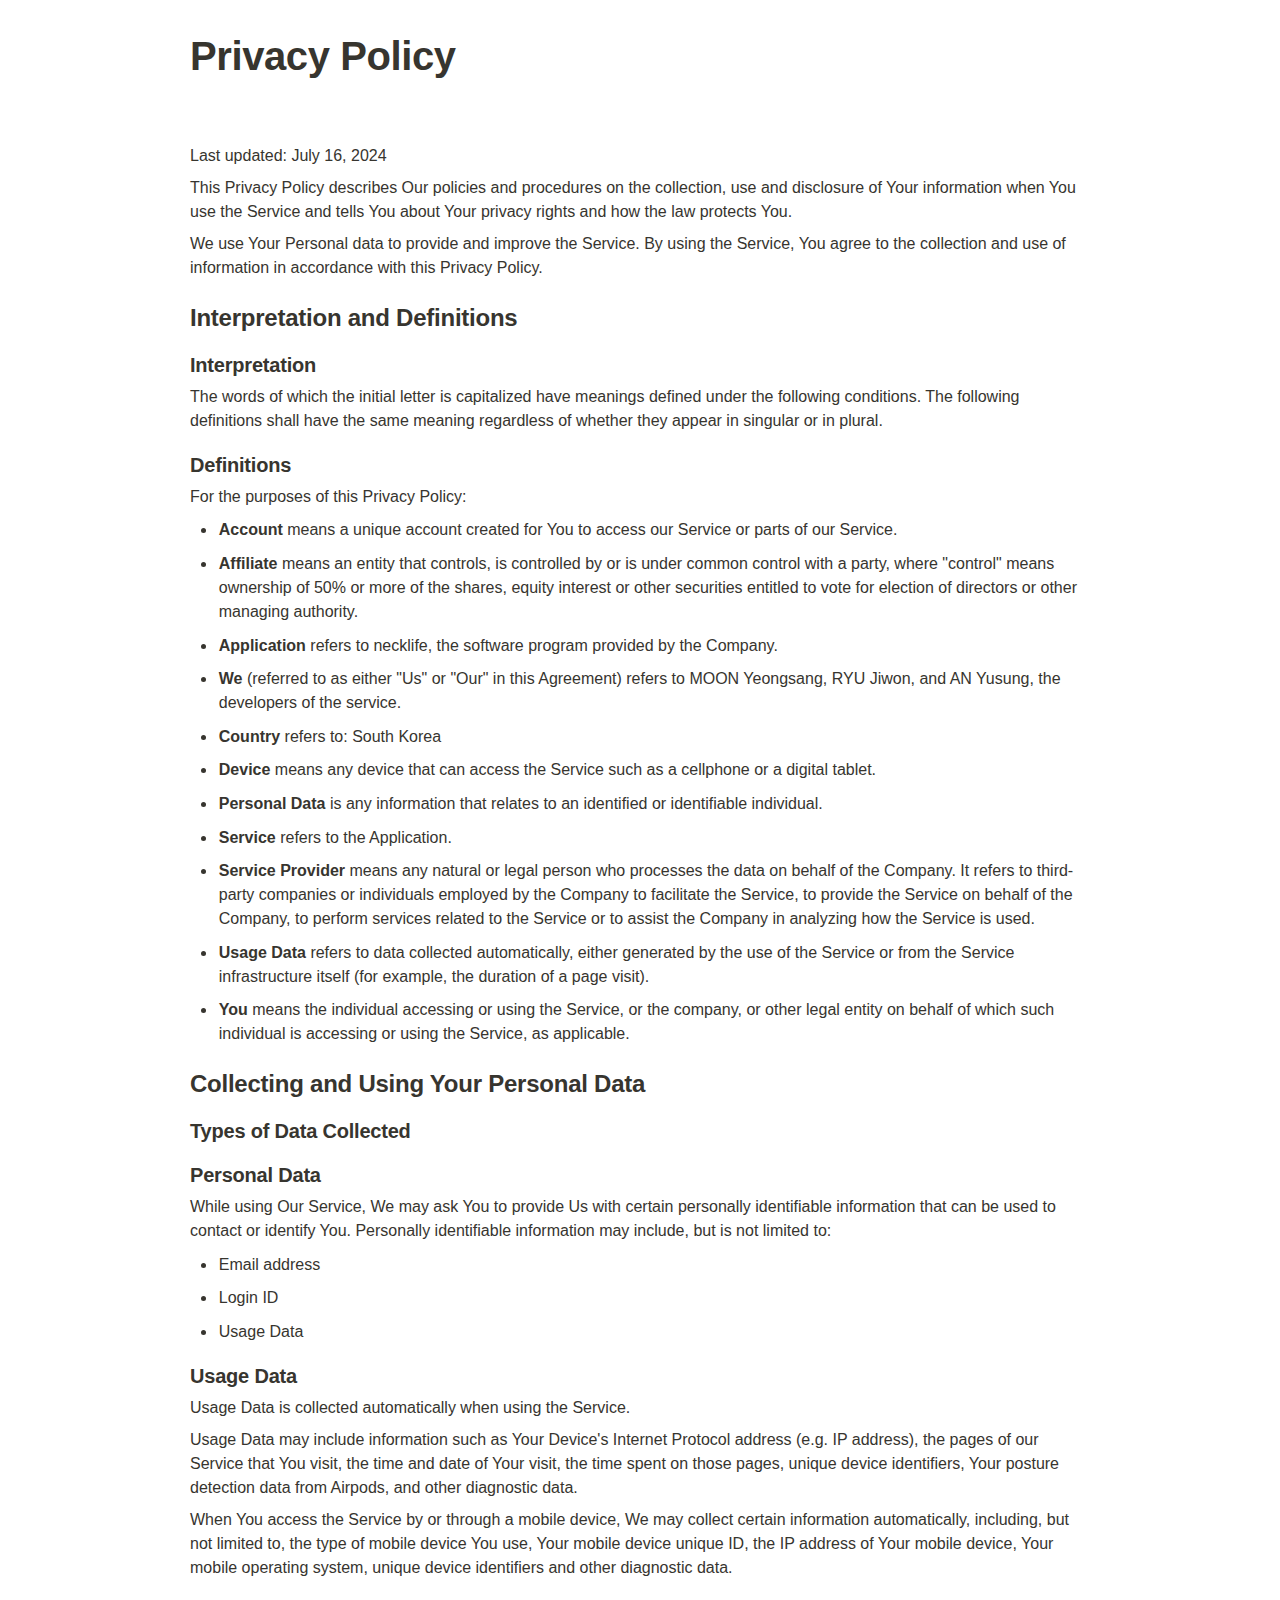
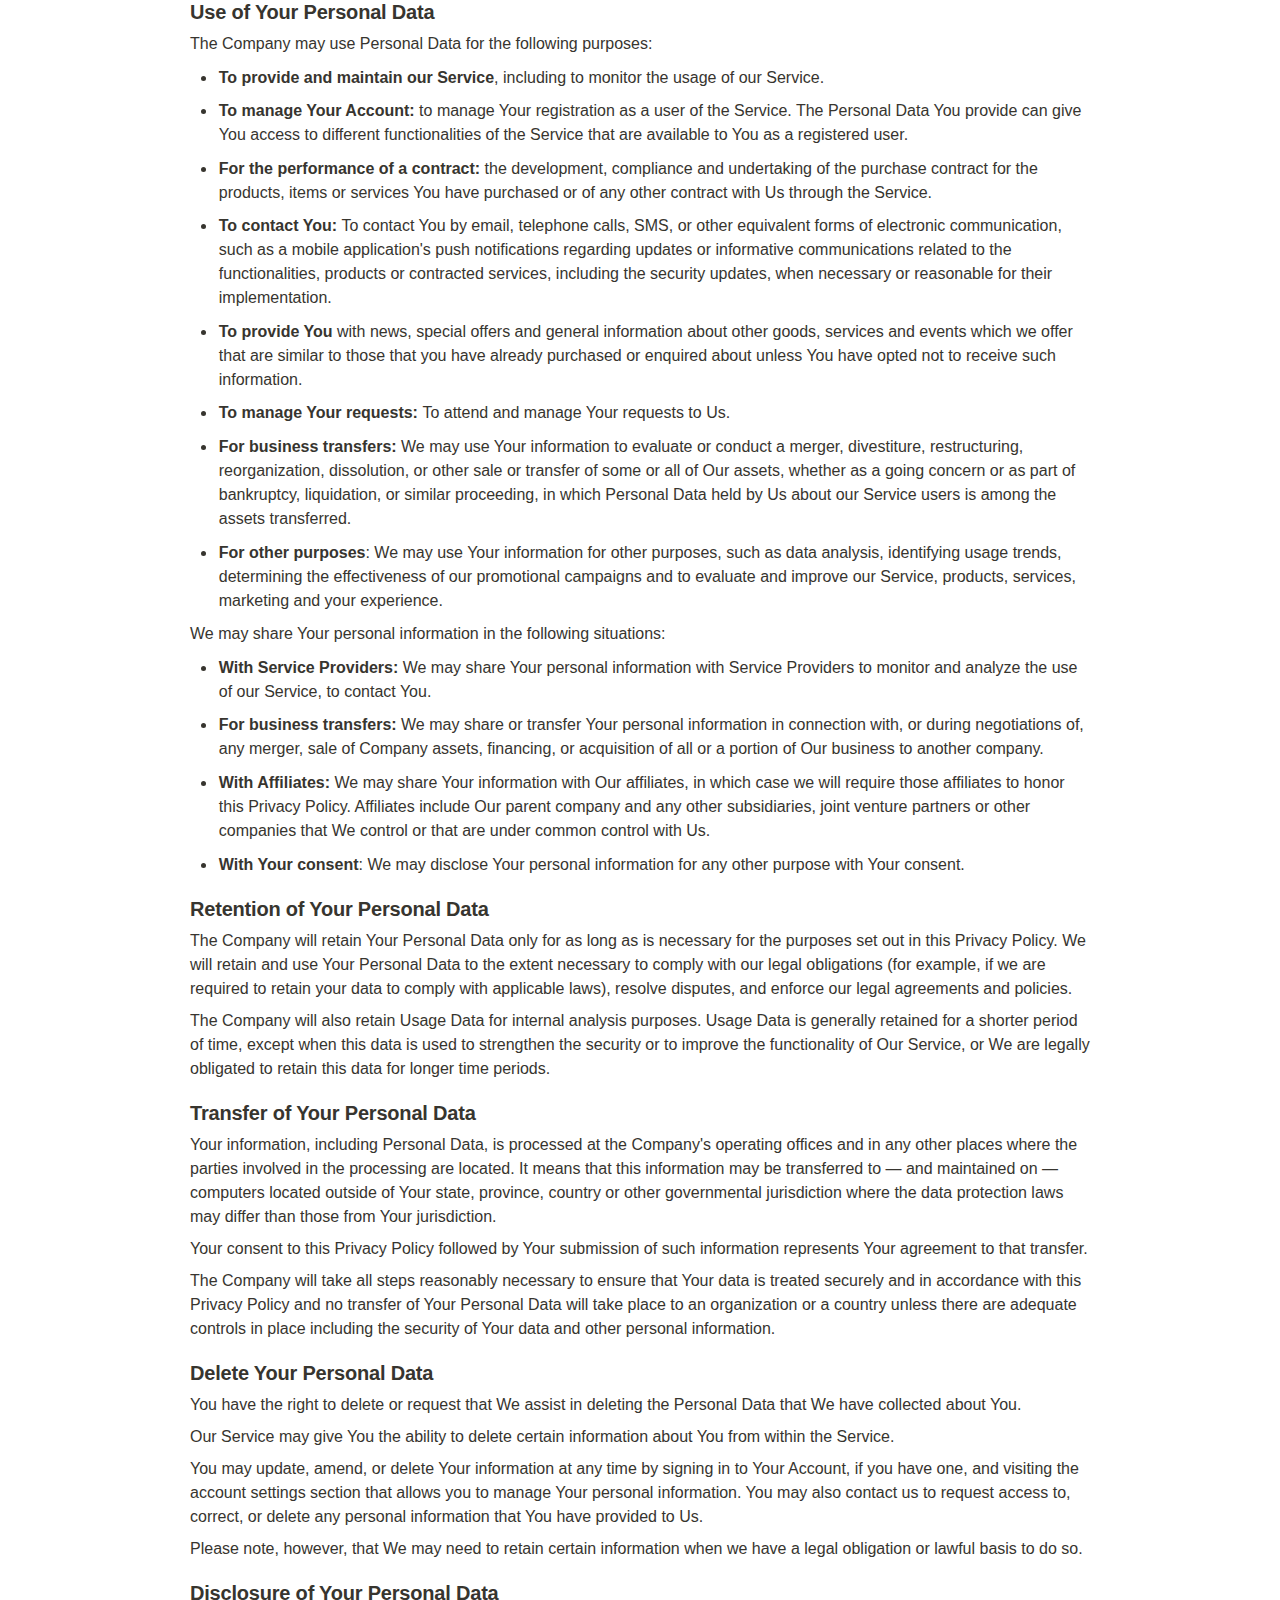
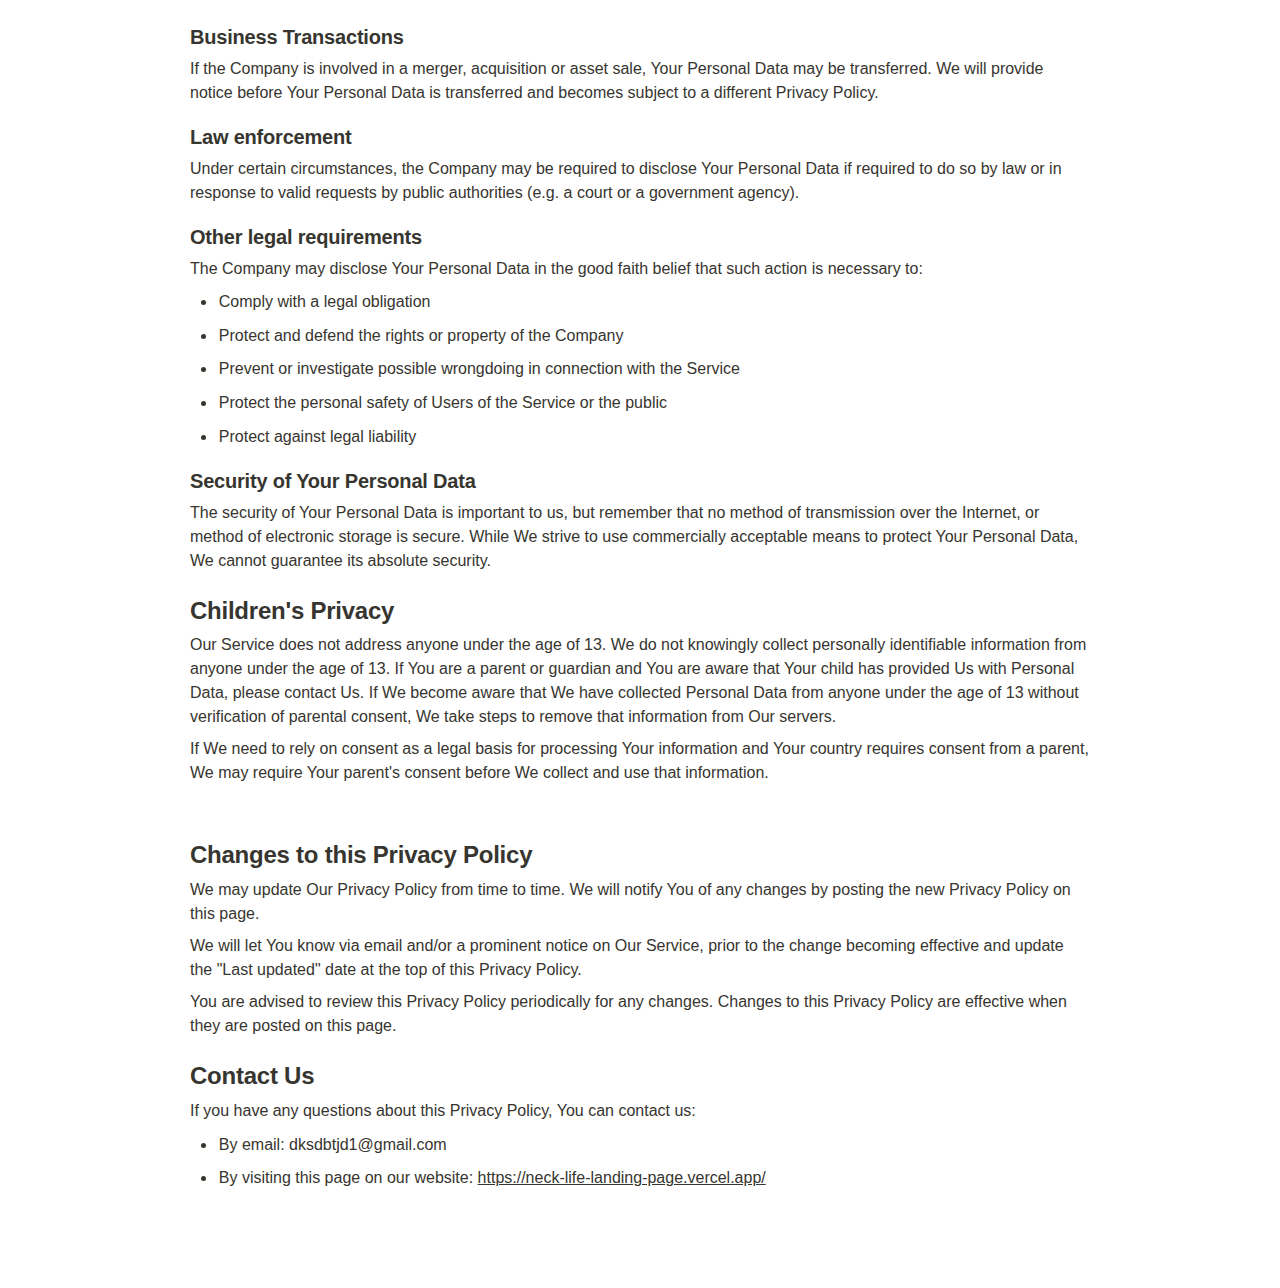
<file: pp.html>
<html><head><meta http-equiv="Content-Type" content="text/html; charset=utf-8"/><meta name="google-site-verification" content="o2iFzPXMN59oMvskiN_RHlktqt5puShzLJu8bZmauF8" />
<title>Privacy Policy</title><style>
/* cspell:disable-file */
/* webkit printing magic: print all background colors */
html {
	-webkit-print-color-adjust: exact;
}
* {
	box-sizing: border-box;
	-webkit-print-color-adjust: exact;
}

html,
body {
	margin: 0;
	padding: 0;
}
@media only screen {
	body {
		margin: 2em auto;
		max-width: 900px;
		color: rgb(55, 53, 47);
	}
}

body {
	line-height: 1.5;
	white-space: pre-wrap;
}

a,
a.visited {
	color: inherit;
	text-decoration: underline;
}

.pdf-relative-link-path {
	font-size: 80%;
	color: #444;
}

h1,
h2,
h3 {
	letter-spacing: -0.01em;
	line-height: 1.2;
	font-weight: 600;
	margin-bottom: 0;
}

.page-title {
	font-size: 2.5rem;
	font-weight: 700;
	margin-top: 0;
	margin-bottom: 0.75em;
}

h1 {
	font-size: 1.875rem;
	margin-top: 1.875rem;
}

h2 {
	font-size: 1.5rem;
	margin-top: 1.5rem;
}

h3 {
	font-size: 1.25rem;
	margin-top: 1.25rem;
}

.source {
	border: 1px solid #ddd;
	border-radius: 3px;
	padding: 1.5em;
	word-break: break-all;
}

.callout {
	border-radius: 3px;
	padding: 1rem;
}

figure {
	margin: 1.25em 0;
	page-break-inside: avoid;
}

figcaption {
	opacity: 0.5;
	font-size: 85%;
	margin-top: 0.5em;
}

mark {
	background-color: transparent;
}

.indented {
	padding-left: 1.5em;
}

hr {
	background: transparent;
	display: block;
	width: 100%;
	height: 1px;
	visibility: visible;
	border: none;
	border-bottom: 1px solid rgba(55, 53, 47, 0.09);
}

img {
	max-width: 100%;
}

@media only print {
	img {
		max-height: 100vh;
		object-fit: contain;
	}
}

@page {
	margin: 1in;
}

.collection-content {
	font-size: 0.875rem;
}

.column-list {
	display: flex;
	justify-content: space-between;
}

.column {
	padding: 0 1em;
}

.column:first-child {
	padding-left: 0;
}

.column:last-child {
	padding-right: 0;
}

.table_of_contents-item {
	display: block;
	font-size: 0.875rem;
	line-height: 1.3;
	padding: 0.125rem;
}

.table_of_contents-indent-1 {
	margin-left: 1.5rem;
}

.table_of_contents-indent-2 {
	margin-left: 3rem;
}

.table_of_contents-indent-3 {
	margin-left: 4.5rem;
}

.table_of_contents-link {
	text-decoration: none;
	opacity: 0.7;
	border-bottom: 1px solid rgba(55, 53, 47, 0.18);
}

table,
th,
td {
	border: 1px solid rgba(55, 53, 47, 0.09);
	border-collapse: collapse;
}

table {
	border-left: none;
	border-right: none;
}

th,
td {
	font-weight: normal;
	padding: 0.25em 0.5em;
	line-height: 1.5;
	min-height: 1.5em;
	text-align: left;
}

th {
	color: rgba(55, 53, 47, 0.6);
}

ol,
ul {
	margin: 0;
	margin-block-start: 0.6em;
	margin-block-end: 0.6em;
}

li > ol:first-child,
li > ul:first-child {
	margin-block-start: 0.6em;
}

ul > li {
	list-style: disc;
}

ul.to-do-list {
	padding-inline-start: 0;
}

ul.to-do-list > li {
	list-style: none;
}

.to-do-children-checked {
	text-decoration: line-through;
	opacity: 0.375;
}

ul.toggle > li {
	list-style: none;
}

ul {
	padding-inline-start: 1.7em;
}

ul > li {
	padding-left: 0.1em;
}

ol {
	padding-inline-start: 1.6em;
}

ol > li {
	padding-left: 0.2em;
}

.mono ol {
	padding-inline-start: 2em;
}

.mono ol > li {
	text-indent: -0.4em;
}

.toggle {
	padding-inline-start: 0em;
	list-style-type: none;
}

/* Indent toggle children */
.toggle > li > details {
	padding-left: 1.7em;
}

.toggle > li > details > summary {
	margin-left: -1.1em;
}

.selected-value {
	display: inline-block;
	padding: 0 0.5em;
	background: rgba(206, 205, 202, 0.5);
	border-radius: 3px;
	margin-right: 0.5em;
	margin-top: 0.3em;
	margin-bottom: 0.3em;
	white-space: nowrap;
}

.collection-title {
	display: inline-block;
	margin-right: 1em;
}

.page-description {
    margin-bottom: 2em;
}

.simple-table {
	margin-top: 1em;
	font-size: 0.875rem;
	empty-cells: show;
}
.simple-table td {
	height: 29px;
	min-width: 120px;
}

.simple-table th {
	height: 29px;
	min-width: 120px;
}

.simple-table-header-color {
	background: rgb(247, 246, 243);
	color: black;
}
.simple-table-header {
	font-weight: 500;
}

time {
	opacity: 0.5;
}

.icon {
	display: inline-block;
	max-width: 1.2em;
	max-height: 1.2em;
	text-decoration: none;
	vertical-align: text-bottom;
	margin-right: 0.5em;
}

img.icon {
	border-radius: 3px;
}

.user-icon {
	width: 1.5em;
	height: 1.5em;
	border-radius: 100%;
	margin-right: 0.5rem;
}

.user-icon-inner {
	font-size: 0.8em;
}

.text-icon {
	border: 1px solid #000;
	text-align: center;
}

.page-cover-image {
	display: block;
	object-fit: cover;
	width: 100%;
	max-height: 30vh;
}

.page-header-icon {
	font-size: 3rem;
	margin-bottom: 1rem;
}

.page-header-icon-with-cover {
	margin-top: -0.72em;
	margin-left: 0.07em;
}

.page-header-icon img {
	border-radius: 3px;
}

.link-to-page {
	margin: 1em 0;
	padding: 0;
	border: none;
	font-weight: 500;
}

p > .user {
	opacity: 0.5;
}

td > .user,
td > time {
	white-space: nowrap;
}

input[type="checkbox"] {
	transform: scale(1.5);
	margin-right: 0.6em;
	vertical-align: middle;
}

p {
	margin-top: 0.5em;
	margin-bottom: 0.5em;
}

.image {
	border: none;
	margin: 1.5em 0;
	padding: 0;
	border-radius: 0;
	text-align: center;
}

.code,
code {
	background: rgba(135, 131, 120, 0.15);
	border-radius: 3px;
	padding: 0.2em 0.4em;
	border-radius: 3px;
	font-size: 85%;
	tab-size: 2;
}

code {
	color: #eb5757;
}

.code {
	padding: 1.5em 1em;
}

.code-wrap {
	white-space: pre-wrap;
	word-break: break-all;
}

.code > code {
	background: none;
	padding: 0;
	font-size: 100%;
	color: inherit;
}

blockquote {
	font-size: 1.25em;
	margin: 1em 0;
	padding-left: 1em;
	border-left: 3px solid rgb(55, 53, 47);
}

.bookmark {
	text-decoration: none;
	max-height: 8em;
	padding: 0;
	display: flex;
	width: 100%;
	align-items: stretch;
}

.bookmark-title {
	font-size: 0.85em;
	overflow: hidden;
	text-overflow: ellipsis;
	height: 1.75em;
	white-space: nowrap;
}

.bookmark-text {
	display: flex;
	flex-direction: column;
}

.bookmark-info {
	flex: 4 1 180px;
	padding: 12px 14px 14px;
	display: flex;
	flex-direction: column;
	justify-content: space-between;
}

.bookmark-image {
	width: 33%;
	flex: 1 1 180px;
	display: block;
	position: relative;
	object-fit: cover;
	border-radius: 1px;
}

.bookmark-description {
	color: rgba(55, 53, 47, 0.6);
	font-size: 0.75em;
	overflow: hidden;
	max-height: 4.5em;
	word-break: break-word;
}

.bookmark-href {
	font-size: 0.75em;
	margin-top: 0.25em;
}

.sans { font-family: ui-sans-serif, -apple-system, BlinkMacSystemFont, "Segoe UI Variable Display", "Segoe UI", Helvetica, "Apple Color Emoji", Arial, sans-serif, "Segoe UI Emoji", "Segoe UI Symbol"; }
.code { font-family: "SFMono-Regular", Menlo, Consolas, "PT Mono", "Liberation Mono", Courier, monospace; }
.serif { font-family: Lyon-Text, Georgia, ui-serif, serif; }
.mono { font-family: iawriter-mono, Nitti, Menlo, Courier, monospace; }
.pdf .sans { font-family: Inter, ui-sans-serif, -apple-system, BlinkMacSystemFont, "Segoe UI Variable Display", "Segoe UI", Helvetica, "Apple Color Emoji", Arial, sans-serif, "Segoe UI Emoji", "Segoe UI Symbol", 'Twemoji', 'Noto Color Emoji', 'Noto Sans CJK JP'; }
.pdf:lang(zh-CN) .sans { font-family: Inter, ui-sans-serif, -apple-system, BlinkMacSystemFont, "Segoe UI Variable Display", "Segoe UI", Helvetica, "Apple Color Emoji", Arial, sans-serif, "Segoe UI Emoji", "Segoe UI Symbol", 'Twemoji', 'Noto Color Emoji', 'Noto Sans CJK SC'; }
.pdf:lang(zh-TW) .sans { font-family: Inter, ui-sans-serif, -apple-system, BlinkMacSystemFont, "Segoe UI Variable Display", "Segoe UI", Helvetica, "Apple Color Emoji", Arial, sans-serif, "Segoe UI Emoji", "Segoe UI Symbol", 'Twemoji', 'Noto Color Emoji', 'Noto Sans CJK TC'; }
.pdf:lang(ko-KR) .sans { font-family: Inter, ui-sans-serif, -apple-system, BlinkMacSystemFont, "Segoe UI Variable Display", "Segoe UI", Helvetica, "Apple Color Emoji", Arial, sans-serif, "Segoe UI Emoji", "Segoe UI Symbol", 'Twemoji', 'Noto Color Emoji', 'Noto Sans CJK KR'; }
.pdf .code { font-family: Source Code Pro, "SFMono-Regular", Menlo, Consolas, "PT Mono", "Liberation Mono", Courier, monospace, 'Twemoji', 'Noto Color Emoji', 'Noto Sans Mono CJK JP'; }
.pdf:lang(zh-CN) .code { font-family: Source Code Pro, "SFMono-Regular", Menlo, Consolas, "PT Mono", "Liberation Mono", Courier, monospace, 'Twemoji', 'Noto Color Emoji', 'Noto Sans Mono CJK SC'; }
.pdf:lang(zh-TW) .code { font-family: Source Code Pro, "SFMono-Regular", Menlo, Consolas, "PT Mono", "Liberation Mono", Courier, monospace, 'Twemoji', 'Noto Color Emoji', 'Noto Sans Mono CJK TC'; }
.pdf:lang(ko-KR) .code { font-family: Source Code Pro, "SFMono-Regular", Menlo, Consolas, "PT Mono", "Liberation Mono", Courier, monospace, 'Twemoji', 'Noto Color Emoji', 'Noto Sans Mono CJK KR'; }
.pdf .serif { font-family: PT Serif, Lyon-Text, Georgia, ui-serif, serif, 'Twemoji', 'Noto Color Emoji', 'Noto Serif CJK JP'; }
.pdf:lang(zh-CN) .serif { font-family: PT Serif, Lyon-Text, Georgia, ui-serif, serif, 'Twemoji', 'Noto Color Emoji', 'Noto Serif CJK SC'; }
.pdf:lang(zh-TW) .serif { font-family: PT Serif, Lyon-Text, Georgia, ui-serif, serif, 'Twemoji', 'Noto Color Emoji', 'Noto Serif CJK TC'; }
.pdf:lang(ko-KR) .serif { font-family: PT Serif, Lyon-Text, Georgia, ui-serif, serif, 'Twemoji', 'Noto Color Emoji', 'Noto Serif CJK KR'; }
.pdf .mono { font-family: PT Mono, iawriter-mono, Nitti, Menlo, Courier, monospace, 'Twemoji', 'Noto Color Emoji', 'Noto Sans Mono CJK JP'; }
.pdf:lang(zh-CN) .mono { font-family: PT Mono, iawriter-mono, Nitti, Menlo, Courier, monospace, 'Twemoji', 'Noto Color Emoji', 'Noto Sans Mono CJK SC'; }
.pdf:lang(zh-TW) .mono { font-family: PT Mono, iawriter-mono, Nitti, Menlo, Courier, monospace, 'Twemoji', 'Noto Color Emoji', 'Noto Sans Mono CJK TC'; }
.pdf:lang(ko-KR) .mono { font-family: PT Mono, iawriter-mono, Nitti, Menlo, Courier, monospace, 'Twemoji', 'Noto Color Emoji', 'Noto Sans Mono CJK KR'; }
.highlight-default {
	color: rgba(55, 53, 47, 1);
}
.highlight-gray {
	color: rgba(120, 119, 116, 1);
	fill: rgba(120, 119, 116, 1);
}
.highlight-brown {
	color: rgba(159, 107, 83, 1);
	fill: rgba(159, 107, 83, 1);
}
.highlight-orange {
	color: rgba(217, 115, 13, 1);
	fill: rgba(217, 115, 13, 1);
}
.highlight-yellow {
	color: rgba(203, 145, 47, 1);
	fill: rgba(203, 145, 47, 1);
}
.highlight-teal {
	color: rgba(68, 131, 97, 1);
	fill: rgba(68, 131, 97, 1);
}
.highlight-blue {
	color: rgba(51, 126, 169, 1);
	fill: rgba(51, 126, 169, 1);
}
.highlight-purple {
	color: rgba(144, 101, 176, 1);
	fill: rgba(144, 101, 176, 1);
}
.highlight-pink {
	color: rgba(193, 76, 138, 1);
	fill: rgba(193, 76, 138, 1);
}
.highlight-red {
	color: rgba(212, 76, 71, 1);
	fill: rgba(212, 76, 71, 1);
}
.highlight-gray_background {
	background: rgba(241, 241, 239, 1);
}
.highlight-brown_background {
	background: rgba(244, 238, 238, 1);
}
.highlight-orange_background {
	background: rgba(251, 236, 221, 1);
}
.highlight-yellow_background {
	background: rgba(251, 243, 219, 1);
}
.highlight-teal_background {
	background: rgba(237, 243, 236, 1);
}
.highlight-blue_background {
	background: rgba(231, 243, 248, 1);
}
.highlight-purple_background {
	background: rgba(244, 240, 247, 0.8);
}
.highlight-pink_background {
	background: rgba(249, 238, 243, 0.8);
}
.highlight-red_background {
	background: rgba(253, 235, 236, 1);
}
.block-color-default {
	color: inherit;
	fill: inherit;
}
.block-color-gray {
	color: rgba(120, 119, 116, 1);
	fill: rgba(120, 119, 116, 1);
}
.block-color-brown {
	color: rgba(159, 107, 83, 1);
	fill: rgba(159, 107, 83, 1);
}
.block-color-orange {
	color: rgba(217, 115, 13, 1);
	fill: rgba(217, 115, 13, 1);
}
.block-color-yellow {
	color: rgba(203, 145, 47, 1);
	fill: rgba(203, 145, 47, 1);
}
.block-color-teal {
	color: rgba(68, 131, 97, 1);
	fill: rgba(68, 131, 97, 1);
}
.block-color-blue {
	color: rgba(51, 126, 169, 1);
	fill: rgba(51, 126, 169, 1);
}
.block-color-purple {
	color: rgba(144, 101, 176, 1);
	fill: rgba(144, 101, 176, 1);
}
.block-color-pink {
	color: rgba(193, 76, 138, 1);
	fill: rgba(193, 76, 138, 1);
}
.block-color-red {
	color: rgba(212, 76, 71, 1);
	fill: rgba(212, 76, 71, 1);
}
.block-color-gray_background {
	background: rgba(241, 241, 239, 1);
}
.block-color-brown_background {
	background: rgba(244, 238, 238, 1);
}
.block-color-orange_background {
	background: rgba(251, 236, 221, 1);
}
.block-color-yellow_background {
	background: rgba(251, 243, 219, 1);
}
.block-color-teal_background {
	background: rgba(237, 243, 236, 1);
}
.block-color-blue_background {
	background: rgba(231, 243, 248, 1);
}
.block-color-purple_background {
	background: rgba(244, 240, 247, 0.8);
}
.block-color-pink_background {
	background: rgba(249, 238, 243, 0.8);
}
.block-color-red_background {
	background: rgba(253, 235, 236, 1);
}
.select-value-color-uiBlue { background-color: rgba(35, 131, 226, .07); }
.select-value-color-pink { background-color: rgba(245, 224, 233, 1); }
.select-value-color-purple { background-color: rgba(232, 222, 238, 1); }
.select-value-color-green { background-color: rgba(219, 237, 219, 1); }
.select-value-color-gray { background-color: rgba(227, 226, 224, 1); }
.select-value-color-transparentGray { background-color: rgba(227, 226, 224, 0); }
.select-value-color-translucentGray { background-color: rgba(0, 0, 0, 0.06); }
.select-value-color-orange { background-color: rgba(250, 222, 201, 1); }
.select-value-color-brown { background-color: rgba(238, 224, 218, 1); }
.select-value-color-red { background-color: rgba(255, 226, 221, 1); }
.select-value-color-yellow { background-color: rgba(253, 236, 200, 1); }
.select-value-color-blue { background-color: rgba(211, 229, 239, 1); }
.select-value-color-pageGlass { background-color: undefined; }
.select-value-color-washGlass { background-color: undefined; }

.checkbox {
	display: inline-flex;
	vertical-align: text-bottom;
	width: 16;
	height: 16;
	background-size: 16px;
	margin-left: 2px;
	margin-right: 5px;
}

.checkbox-on {
	background-image: url("data:image/svg+xml;charset=UTF-8,%3Csvg%20width%3D%2216%22%20height%3D%2216%22%20viewBox%3D%220%200%2016%2016%22%20fill%3D%22none%22%20xmlns%3D%22http%3A%2F%2Fwww.w3.org%2F2000%2Fsvg%22%3E%0A%3Crect%20width%3D%2216%22%20height%3D%2216%22%20fill%3D%22%2358A9D7%22%2F%3E%0A%3Cpath%20d%3D%22M6.71429%2012.2852L14%204.9995L12.7143%203.71436L6.71429%209.71378L3.28571%206.2831L2%207.57092L6.71429%2012.2852Z%22%20fill%3D%22white%22%2F%3E%0A%3C%2Fsvg%3E");
}

.checkbox-off {
	background-image: url("data:image/svg+xml;charset=UTF-8,%3Csvg%20width%3D%2216%22%20height%3D%2216%22%20viewBox%3D%220%200%2016%2016%22%20fill%3D%22none%22%20xmlns%3D%22http%3A%2F%2Fwww.w3.org%2F2000%2Fsvg%22%3E%0A%3Crect%20x%3D%220.75%22%20y%3D%220.75%22%20width%3D%2214.5%22%20height%3D%2214.5%22%20fill%3D%22white%22%20stroke%3D%22%2336352F%22%20stroke-width%3D%221.5%22%2F%3E%0A%3C%2Fsvg%3E");
}
	
</style></head><body><article id="f50f241b-48d4-4e74-a4ff-e9bbc9f87dcf" class="page sans"><header><h1 class="page-title">Privacy Policy</h1><p class="page-description"></p></header><div class="page-body"><p id="5ec3e866-6ea2-4043-8845-def396ab4d1b" class="">
</p><p id="c327333a-89c8-4118-ba09-a0d4122360d5" class="">Last updated: July 16, 2024</p><p id="318c996c-ae69-40cc-b255-e1c27d0f46b7" class="">This Privacy Policy describes Our policies and procedures on the collection, use and disclosure of Your information when You use the Service and tells You about Your privacy rights and how the law protects You.</p><p id="eeaf3a50-d809-426b-ad2d-61ab6637c631" class="">We use Your Personal data to provide and improve the Service. By using the Service, You agree to the collection and use of information in accordance with this Privacy Policy.</p><h2 id="9957439c-886b-4677-a34a-27c5b4bf00ef" class="">Interpretation and Definitions</h2><h3 id="8e205bd5-49c4-45e8-af5d-99fad67c3b99" class="">Interpretation</h3><p id="e8973648-9399-4d36-af34-168466a3dfff" class="">The words of which the initial letter is capitalized have meanings defined under the following conditions. The following definitions shall have the same meaning regardless of whether they appear in singular or in plural.</p><h3 id="b8c7a2e4-d4e4-4570-aa94-c63fa05425f6" class="">Definitions</h3><p id="a034e697-3cae-4eaa-a0f8-b35cfe0d551e" class="">For the purposes of this Privacy Policy:</p><ul id="ac61216f-4af2-411d-b648-97e41db15558" class="bulleted-list"><li style="list-style-type:disc"><strong>Account</strong> means a unique account created for You to access our Service or parts of our Service.</li></ul><ul id="c4ee00df-4f0e-4dd2-8763-94475d798e2b" class="bulleted-list"><li style="list-style-type:disc"><strong>Affiliate</strong> means an entity that controls, is controlled by or is under common control with a party, where &quot;control&quot; means ownership of 50% or more of the shares, equity interest or other securities entitled to vote for election of directors or other managing authority.</li></ul><ul id="72103ea1-7526-4d66-a5ff-63df04f2a8ad" class="bulleted-list"><li style="list-style-type:disc"><strong>Application</strong> refers to necklife, the software program provided by the Company.</li></ul><ul id="46c33e75-4f05-4daa-8734-96b79df8ff61" class="bulleted-list"><li style="list-style-type:disc"><strong>We</strong> (referred to as either &quot;Us&quot; or &quot;Our&quot; in this Agreement) refers to MOON Yeongsang, RYU Jiwon, and AN Yusung, the developers of the service.</li></ul><ul id="e45ea15c-b744-47bc-af73-a4bdd19e5f1d" class="bulleted-list"><li style="list-style-type:disc"><strong>Country</strong> refers to: South Korea</li></ul><ul id="306d82b5-90ba-46d4-91a1-30527702e0c3" class="bulleted-list"><li style="list-style-type:disc"><strong>Device</strong> means any device that can access the Service such as a cellphone or a digital tablet.</li></ul><ul id="a1078d80-7a13-4696-b409-1a72b9839b21" class="bulleted-list"><li style="list-style-type:disc"><strong>Personal Data</strong> is any information that relates to an identified or identifiable individual.</li></ul><ul id="c6118776-f573-4e47-9fbd-6fd9f24a37fd" class="bulleted-list"><li style="list-style-type:disc"><strong>Service</strong> refers to the Application.</li></ul><ul id="3f480737-c01e-46ab-8baa-feea50bf7d76" class="bulleted-list"><li style="list-style-type:disc"><strong>Service Provider</strong> means any natural or legal person who processes the data on behalf of the Company. It refers to third-party companies or individuals employed by the Company to facilitate the Service, to provide the Service on behalf of the Company, to perform services related to the Service or to assist the Company in analyzing how the Service is used.</li></ul><ul id="04230a4f-0f23-41d7-96e3-a2ea1192d501" class="bulleted-list"><li style="list-style-type:disc"><strong>Usage Data</strong> refers to data collected automatically, either generated by the use of the Service or from the Service infrastructure itself (for example, the duration of a page visit).</li></ul><ul id="697c80f7-a171-4ed5-97cb-c54aaa5e885c" class="bulleted-list"><li style="list-style-type:disc"><strong>You</strong> means the individual accessing or using the Service, or the company, or other legal entity on behalf of which such individual is accessing or using the Service, as applicable.</li></ul><h2 id="b6915cd9-f6df-4a0f-8f35-510a5b707c98" class="">Collecting and Using Your Personal Data</h2><h3 id="a21e0d23-3fdc-4fa7-b601-dc2a79d46519" class="">Types of Data Collected</h3><h3 id="e536d135-9d3b-4d16-b0db-0d1eb6535397" class="">Personal Data</h3><p id="d9778462-45f1-48b9-9af7-00da25fc8031" class="">While using Our Service, We may ask You to provide Us with certain personally identifiable information that can be used to contact or identify You. Personally identifiable information may include, but is not limited to:</p><ul id="1bc9bda9-78ad-4aae-977f-bfbf3c6b0249" class="bulleted-list"><li style="list-style-type:disc">Email address</li></ul><ul id="f2ce372c-0e81-448a-8352-a2f0b80d89a3" class="bulleted-list"><li style="list-style-type:disc">Login ID</li></ul><ul id="68e3fcb5-a203-439d-8ab8-b7c493d9238c" class="bulleted-list"><li style="list-style-type:disc">Usage Data</li></ul><h3 id="16139c0a-c352-472e-8e68-5847b7d5027d" class="">Usage Data</h3><p id="48234f98-5f58-400a-bb89-6a30c4d658bc" class="">Usage Data is collected automatically when using the Service.</p><p id="34cec6f1-d18d-4f3f-a74d-4b139beb6872" class="">Usage Data may include information such as Your Device&#x27;s Internet Protocol address (e.g. IP address), the pages of our Service that You visit, the time and date of Your visit, the time spent on those pages, unique device identifiers, Your posture detection data from Airpods, and other diagnostic data.</p><p id="5056be68-2a83-4b6d-a1f0-be4d061ea782" class="">When You access the Service by or through a mobile device, We may collect certain information automatically, including, but not limited to, the type of mobile device You use, Your mobile device unique ID, the IP address of Your mobile device, Your mobile operating system, unique device identifiers and other diagnostic data.</p><h3 id="22eca3cf-8b2a-4363-92f7-370375d2ad63" class="">Use of Your Personal Data</h3><p id="bd78ed2b-4c7c-4b6a-979d-b17378bc35eb" class="">The Company may use Personal Data for the following purposes:</p><ul id="09d046a1-3160-4ec3-9062-da710a1dfa57" class="bulleted-list"><li style="list-style-type:disc"><strong>To provide and maintain our Service</strong>, including to monitor the usage of our Service.</li></ul><ul id="2d22574b-fbc2-4c0f-b2a8-ee3cf84bfd78" class="bulleted-list"><li style="list-style-type:disc"><strong>To manage Your Account:</strong> to manage Your registration as a user of the Service. The Personal Data You provide can give You access to different functionalities of the Service that are available to You as a registered user.</li></ul><ul id="aad56385-a178-41a2-93c6-cee5a91e91ca" class="bulleted-list"><li style="list-style-type:disc"><strong>For the performance of a contract:</strong> the development, compliance and undertaking of the purchase contract for the products, items or services You have purchased or of any other contract with Us through the Service.</li></ul><ul id="edd6ba35-7717-4d13-b543-ecb7f9d9ccbf" class="bulleted-list"><li style="list-style-type:disc"><strong>To contact You:</strong> To contact You by email, telephone calls, SMS, or other equivalent forms of electronic communication, such as a mobile application&#x27;s push notifications regarding updates or informative communications related to the functionalities, products or contracted services, including the security updates, when necessary or reasonable for their implementation.</li></ul><ul id="32f0d92f-48c1-4e72-b85a-7b6de6f79f0b" class="bulleted-list"><li style="list-style-type:disc"><strong>To provide You</strong> with news, special offers and general information about other goods, services and events which we offer that are similar to those that you have already purchased or enquired about unless You have opted not to receive such information.</li></ul><ul id="fac841a3-52c0-4bc1-b82d-436a9c47a0fa" class="bulleted-list"><li style="list-style-type:disc"><strong>To manage Your requests:</strong> To attend and manage Your requests to Us.</li></ul><ul id="8d2e2a54-7952-4379-b60b-d5ff2759db7d" class="bulleted-list"><li style="list-style-type:disc"><strong>For business transfers:</strong> We may use Your information to evaluate or conduct a merger, divestiture, restructuring, reorganization, dissolution, or other sale or transfer of some or all of Our assets, whether as a going concern or as part of bankruptcy, liquidation, or similar proceeding, in which Personal Data held by Us about our Service users is among the assets transferred.</li></ul><ul id="9287413c-d71c-4acd-95c1-8dbf9cd87c38" class="bulleted-list"><li style="list-style-type:disc"><strong>For other purposes</strong>: We may use Your information for other purposes, such as data analysis, identifying usage trends, determining the effectiveness of our promotional campaigns and to evaluate and improve our Service, products, services, marketing and your experience.</li></ul><p id="5ca25024-099c-4be4-8bd6-f1d019518c1e" class="">We may share Your personal information in the following situations:</p><ul id="ba733f33-ca8c-4c05-a885-a0cf543d2338" class="bulleted-list"><li style="list-style-type:disc"><strong>With Service Providers:</strong> We may share Your personal information with Service Providers to monitor and analyze the use of our Service, to contact You.</li></ul><ul id="8a982fa9-2724-4a04-b505-53e0fbedc10e" class="bulleted-list"><li style="list-style-type:disc"><strong>For business transfers:</strong> We may share or transfer Your personal information in connection with, or during negotiations of, any merger, sale of Company assets, financing, or acquisition of all or a portion of Our business to another company.</li></ul><ul id="6d192279-2067-43dd-8d41-769357d06f84" class="bulleted-list"><li style="list-style-type:disc"><strong>With Affiliates:</strong> We may share Your information with Our affiliates, in which case we will require those affiliates to honor this Privacy Policy. Affiliates include Our parent company and any other subsidiaries, joint venture partners or other companies that We control or that are under common control with Us.</li></ul><ul id="f79fe5ce-7eca-4418-ba4a-7d765e350588" class="bulleted-list"><li style="list-style-type:disc"><strong>With Your consent</strong>: We may disclose Your personal information for any other purpose with Your consent.</li></ul><h3 id="6494d60b-1f7f-4b7b-a88d-d0bc9be732a5" class="">Retention of Your Personal Data</h3><p id="3e804892-49d5-4b43-87c7-f99d66277575" class="">The Company will retain Your Personal Data only for as long as is necessary for the purposes set out in this Privacy Policy. We will retain and use Your Personal Data to the extent necessary to comply with our legal obligations (for example, if we are required to retain your data to comply with applicable laws), resolve disputes, and enforce our legal agreements and policies.</p><p id="69c821fc-375f-4b19-a9af-12d582046eb6" class="">The Company will also retain Usage Data for internal analysis purposes. Usage Data is generally retained for a shorter period of time, except when this data is used to strengthen the security or to improve the functionality of Our Service, or We are legally obligated to retain this data for longer time periods.</p><h3 id="2aec56ec-20ff-49c5-beb9-fa7a094b14f2" class="">Transfer of Your Personal Data</h3><p id="9a0ba43a-a32a-4a6a-9458-18afb9623e19" class="">Your information, including Personal Data, is processed at the Company&#x27;s operating offices and in any other places where the parties involved in the processing are located. It means that this information may be transferred to — and maintained on — computers located outside of Your state, province, country or other governmental jurisdiction where the data protection laws may differ than those from Your jurisdiction.</p><p id="1d74d2ea-fbb0-4cfd-80fc-4acfd8fc422a" class="">Your consent to this Privacy Policy followed by Your submission of such information represents Your agreement to that transfer.</p><p id="392a031a-d006-426e-a3ff-d5c0d8cce6ea" class="">The Company will take all steps reasonably necessary to ensure that Your data is treated securely and in accordance with this Privacy Policy and no transfer of Your Personal Data will take place to an organization or a country unless there are adequate controls in place including the security of Your data and other personal information.</p><h3 id="9c68b2fa-7ba5-42f3-84d1-0b822954ed73" class="">Delete Your Personal Data</h3><p id="936ac587-ed5f-441f-9cc2-84fa18db906b" class="">You have the right to delete or request that We assist in deleting the Personal Data that We have collected about You.</p><p id="157ffc81-a3c6-4fde-991b-182f3ad9ad32" class="">Our Service may give You the ability to delete certain information about You from within the Service.</p><p id="32c4f1e5-9017-45f1-bfcd-16afeb283cb0" class="">You may update, amend, or delete Your information at any time by signing in to Your Account, if you have one, and visiting the account settings section that allows you to manage Your personal information. You may also contact us to request access to, correct, or delete any personal information that You have provided to Us.</p><p id="8c097d98-726c-44d0-ac4c-89a6877125a4" class="">Please note, however, that We may need to retain certain information when we have a legal obligation or lawful basis to do so.</p><h3 id="d6a88bae-3dc9-4bf7-9606-ab69b3a8134c" class="">Disclosure of Your Personal Data</h3><h3 id="5e92d61b-74b3-4097-bab8-03a81f628a43" class="">Business Transactions</h3><p id="a1aa6225-ce2d-4e6f-96c5-0558efdbabfc" class="">If the Company is involved in a merger, acquisition or asset sale, Your Personal Data may be transferred. We will provide notice before Your Personal Data is transferred and becomes subject to a different Privacy Policy.</p><h3 id="0cf8e77a-7479-4d4f-a556-7f35236d1bf5" class="">Law enforcement</h3><p id="6acf721b-664a-4e3c-bcd1-349607105d76" class="">Under certain circumstances, the Company may be required to disclose Your Personal Data if required to do so by law or in response to valid requests by public authorities (e.g. a court or a government agency).</p><h3 id="dc7e3dad-36b2-47d3-8b39-e75c18f87243" class="">Other legal requirements</h3><p id="59a03295-b9ad-4d20-9e3d-26b6c90e571f" class="">The Company may disclose Your Personal Data in the good faith belief that such action is necessary to:</p><ul id="995f1273-01b5-43ec-99c3-dbd9187320df" class="bulleted-list"><li style="list-style-type:disc">Comply with a legal obligation</li></ul><ul id="ab08b69d-4949-49f0-9878-e8a0b8e42e4f" class="bulleted-list"><li style="list-style-type:disc">Protect and defend the rights or property of the Company</li></ul><ul id="ce86912d-1957-47a1-aa05-c6547328a751" class="bulleted-list"><li style="list-style-type:disc">Prevent or investigate possible wrongdoing in connection with the Service</li></ul><ul id="94da5641-6576-4d0b-9f2c-90fcd22a27b7" class="bulleted-list"><li style="list-style-type:disc">Protect the personal safety of Users of the Service or the public</li></ul><ul id="2dc08706-10a9-4e58-a7f2-ce267a2457bb" class="bulleted-list"><li style="list-style-type:disc">Protect against legal liability</li></ul><h3 id="6247e821-7967-4455-913e-81d02fb8fe0f" class="">Security of Your Personal Data</h3><p id="40bc5476-bba8-4530-9cb1-ac96cdba0002" class="">The security of Your Personal Data is important to us, but remember that no method of transmission over the Internet, or method of electronic storage is secure. While We strive to use commercially acceptable means to protect Your Personal Data, We cannot guarantee its absolute security.</p><h2 id="604331d3-23fa-422c-b044-64dcf848b412" class="">Children&#x27;s Privacy</h2><p id="5e08300a-5e05-42a3-a538-2d751bd34cee" class="">Our Service does not address anyone under the age of 13. We do not knowingly collect personally identifiable information from anyone under the age of 13. If You are a parent or guardian and You are aware that Your child has provided Us with Personal Data, please contact Us. If We become aware that We have collected Personal Data from anyone under the age of 13 without verification of parental consent, We take steps to remove that information from Our servers.</p><p id="e0753e7c-92f7-4daf-a1f0-accf19d3a6ac" class="">If We need to rely on consent as a legal basis for processing Your information and Your country requires consent from a parent, We may require Your parent&#x27;s consent before We collect and use that information.</p><p id="9d7331f1-19b4-456e-8efe-01fae7dbbaa6" class="">
</p><h2 id="444317aa-d6e6-4986-877a-ed05f5d18f7b" class="">Changes to this Privacy Policy</h2><p id="1fa20407-992c-4e30-b4e4-e37f0462b704" class="">We may update Our Privacy Policy from time to time. We will notify You of any changes by posting the new Privacy Policy on this page.</p><p id="81dc6e22-9bef-4653-9521-cb15167d9696" class="">We will let You know via email and/or a prominent notice on Our Service, prior to the change becoming effective and update the &quot;Last updated&quot; date at the top of this Privacy Policy.</p><p id="642cc0b2-6296-4110-9b3b-d108373f9fa4" class="">You are advised to review this Privacy Policy periodically for any changes. Changes to this Privacy Policy are effective when they are posted on this page.</p><h2 id="0ad554a4-e523-41fa-8109-e3ef7a6ce459" class="">Contact Us</h2><p id="e6458b89-72ce-4a3c-8d63-76b239f65e5c" class="">If you have any questions about this Privacy Policy, You can contact us:</p><ul id="3266f9a9-96d2-4aea-acc8-c026438a27e2" class="bulleted-list"><li style="list-style-type:disc">By email: dksdbtjd1@gmail.com</li></ul><ul id="1217d95e-215f-4da5-98a1-8f80c03053db" class="bulleted-list"><li style="list-style-type:disc">By visiting this page on our website: <a href="https://neck-life-landing-page.vercel.app/">https://neck-life-landing-page.vercel.app/</a></li></ul><p id="83c89b9f-928b-4b79-ba42-a5d056a1061f" class="">
</p></div></article><span class="sans" style="font-size:14px;padding-top:2em"></span></body></html>
</file>
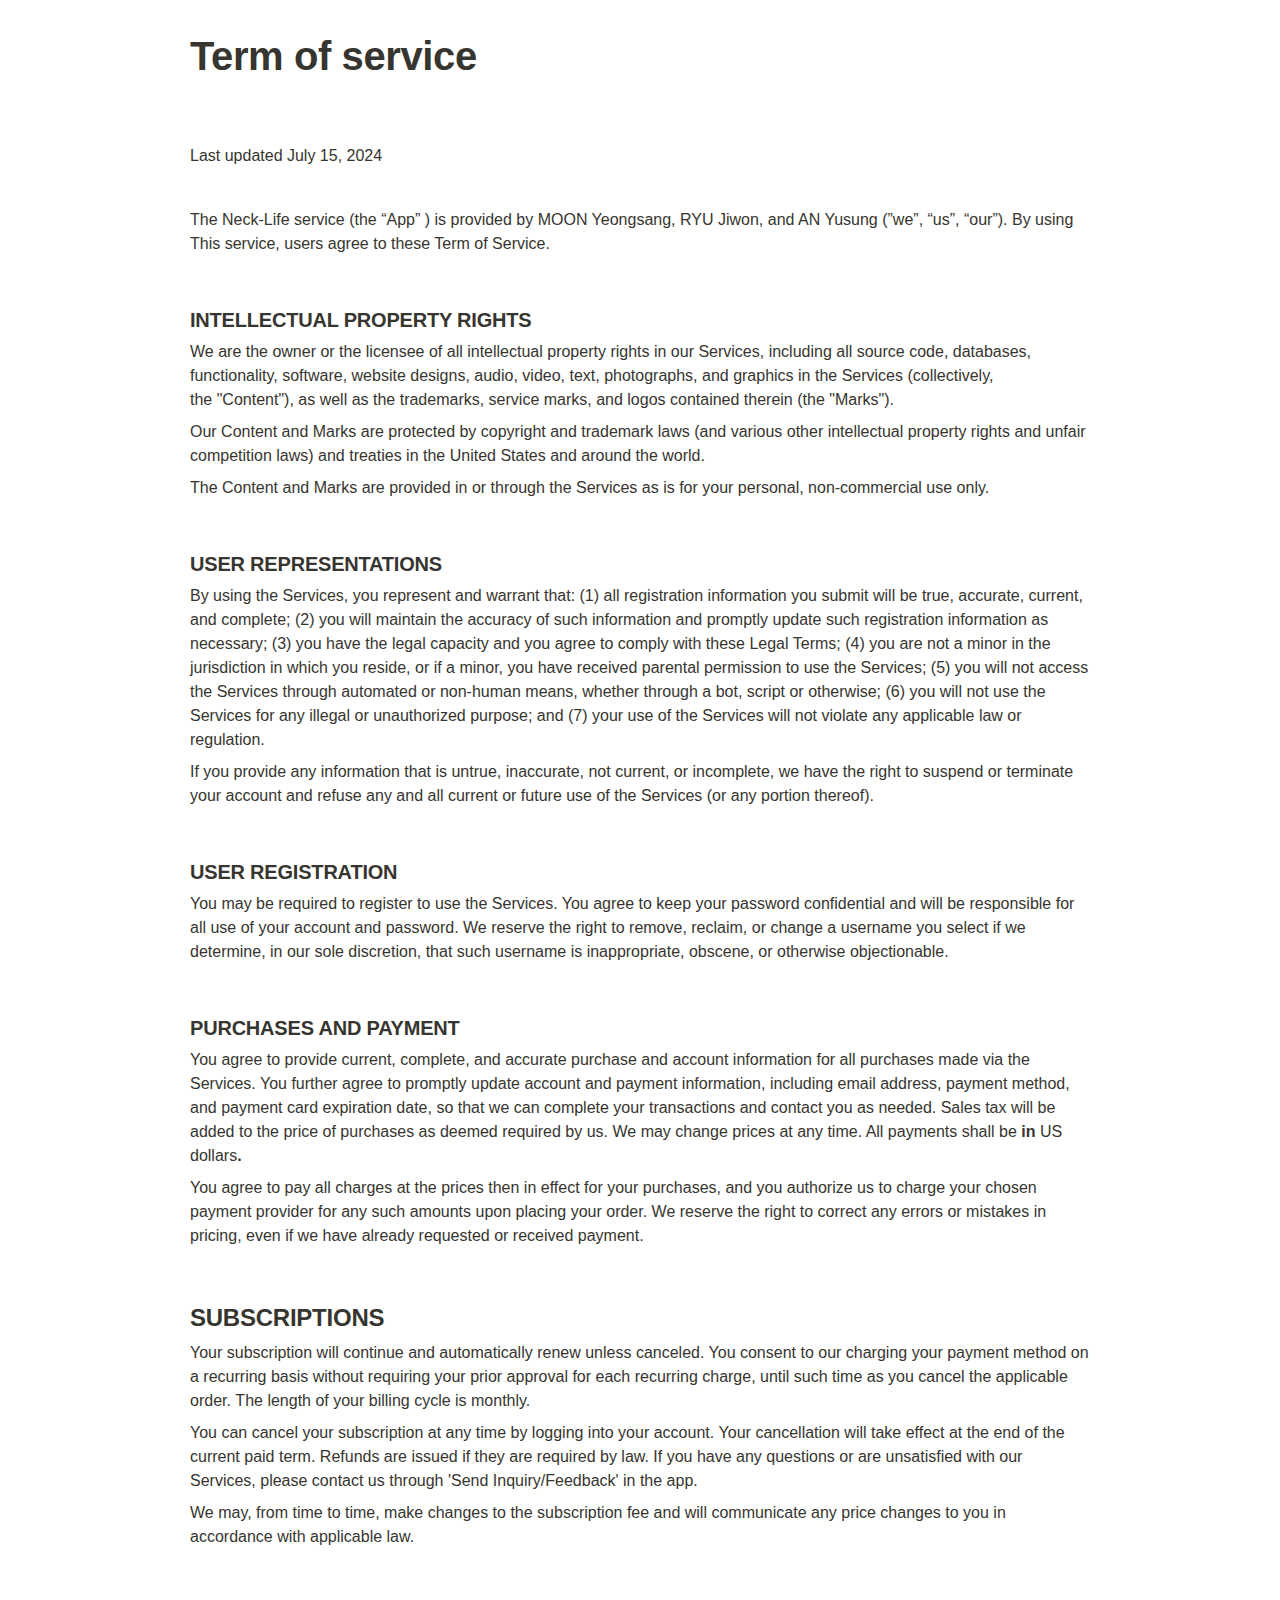
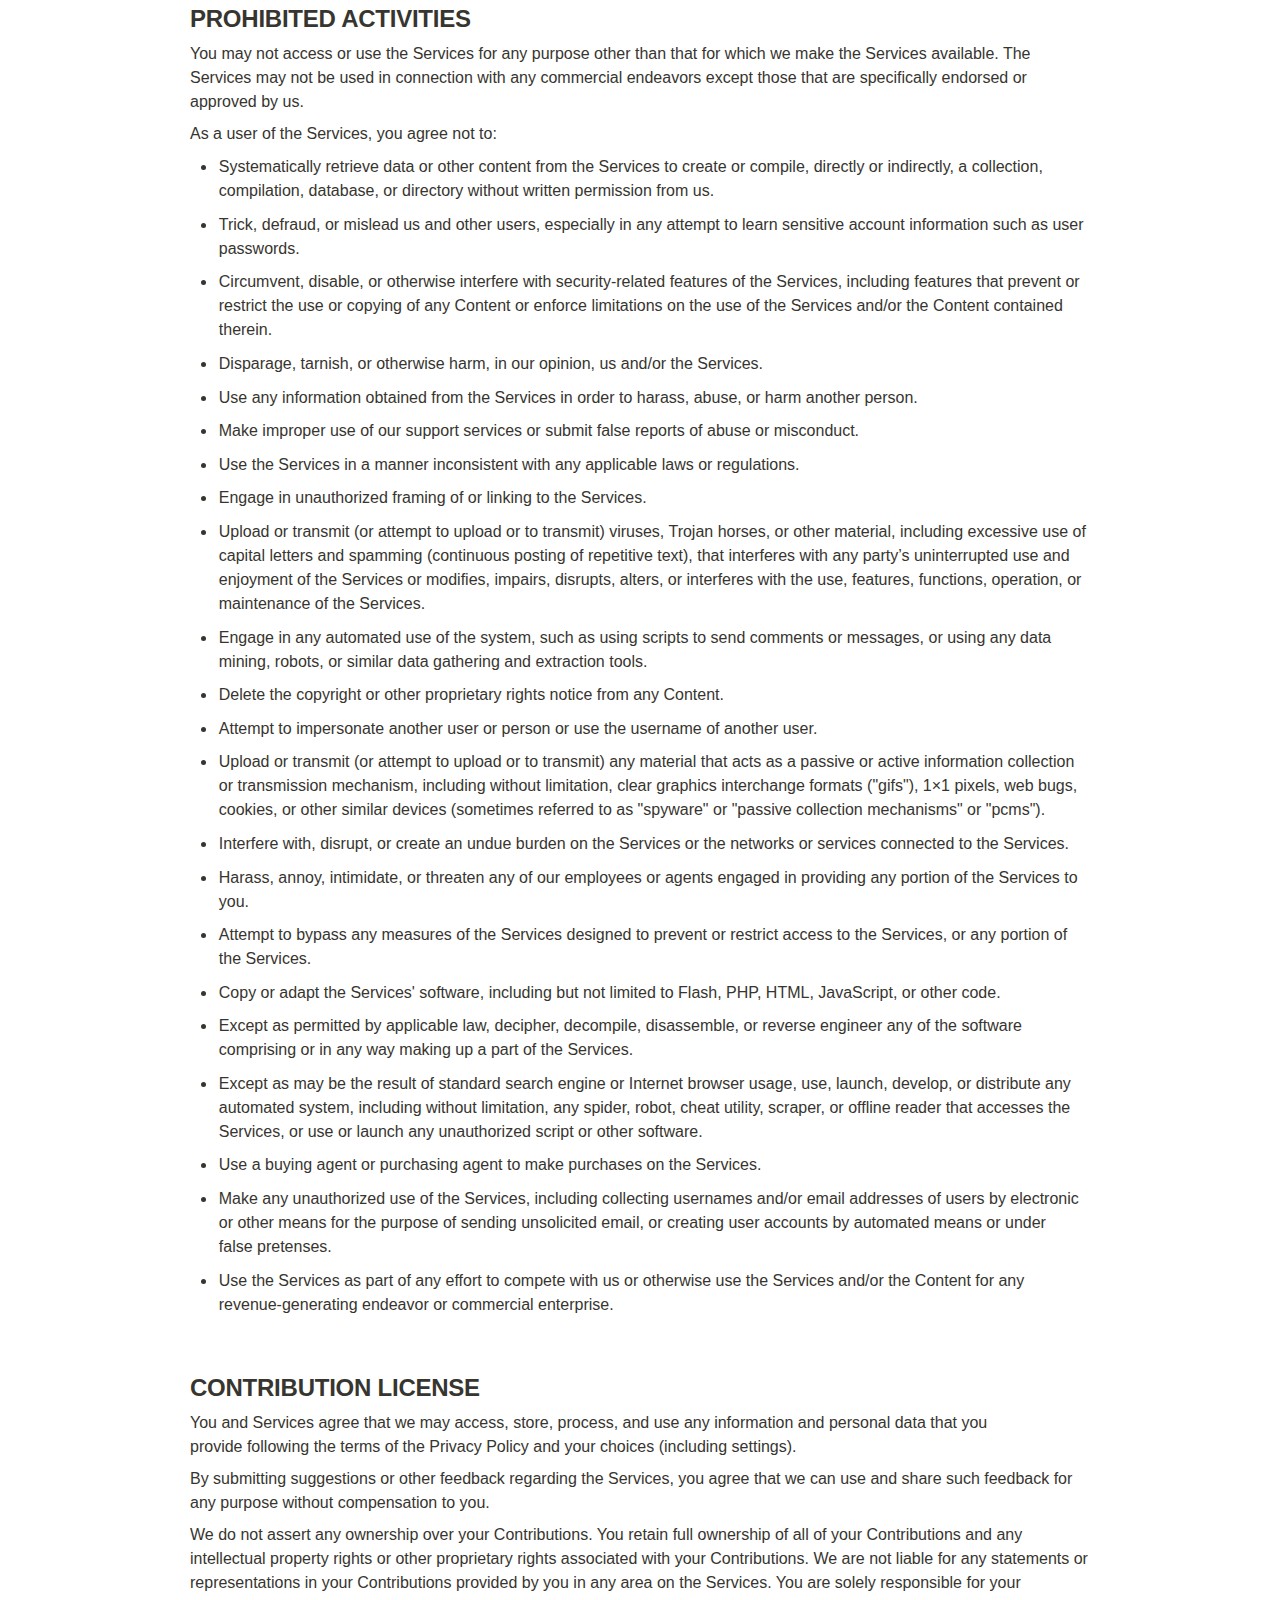
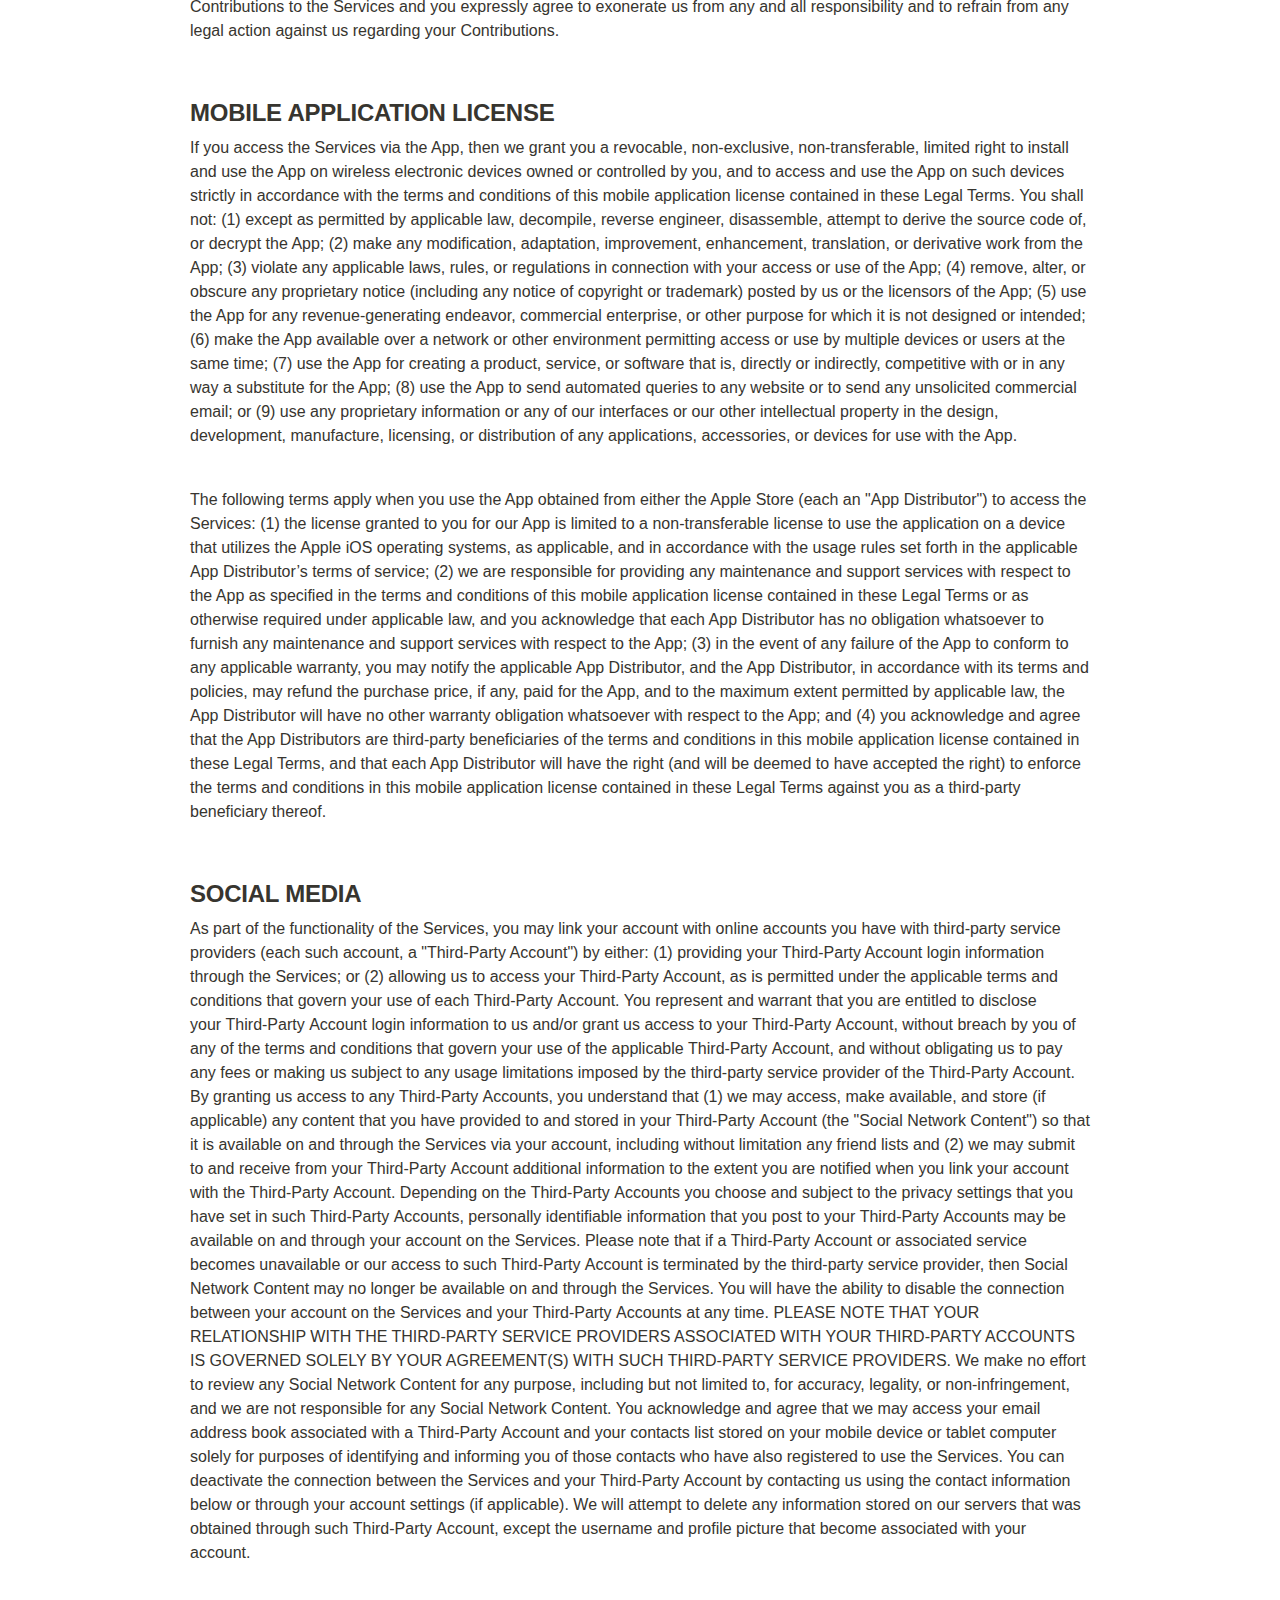
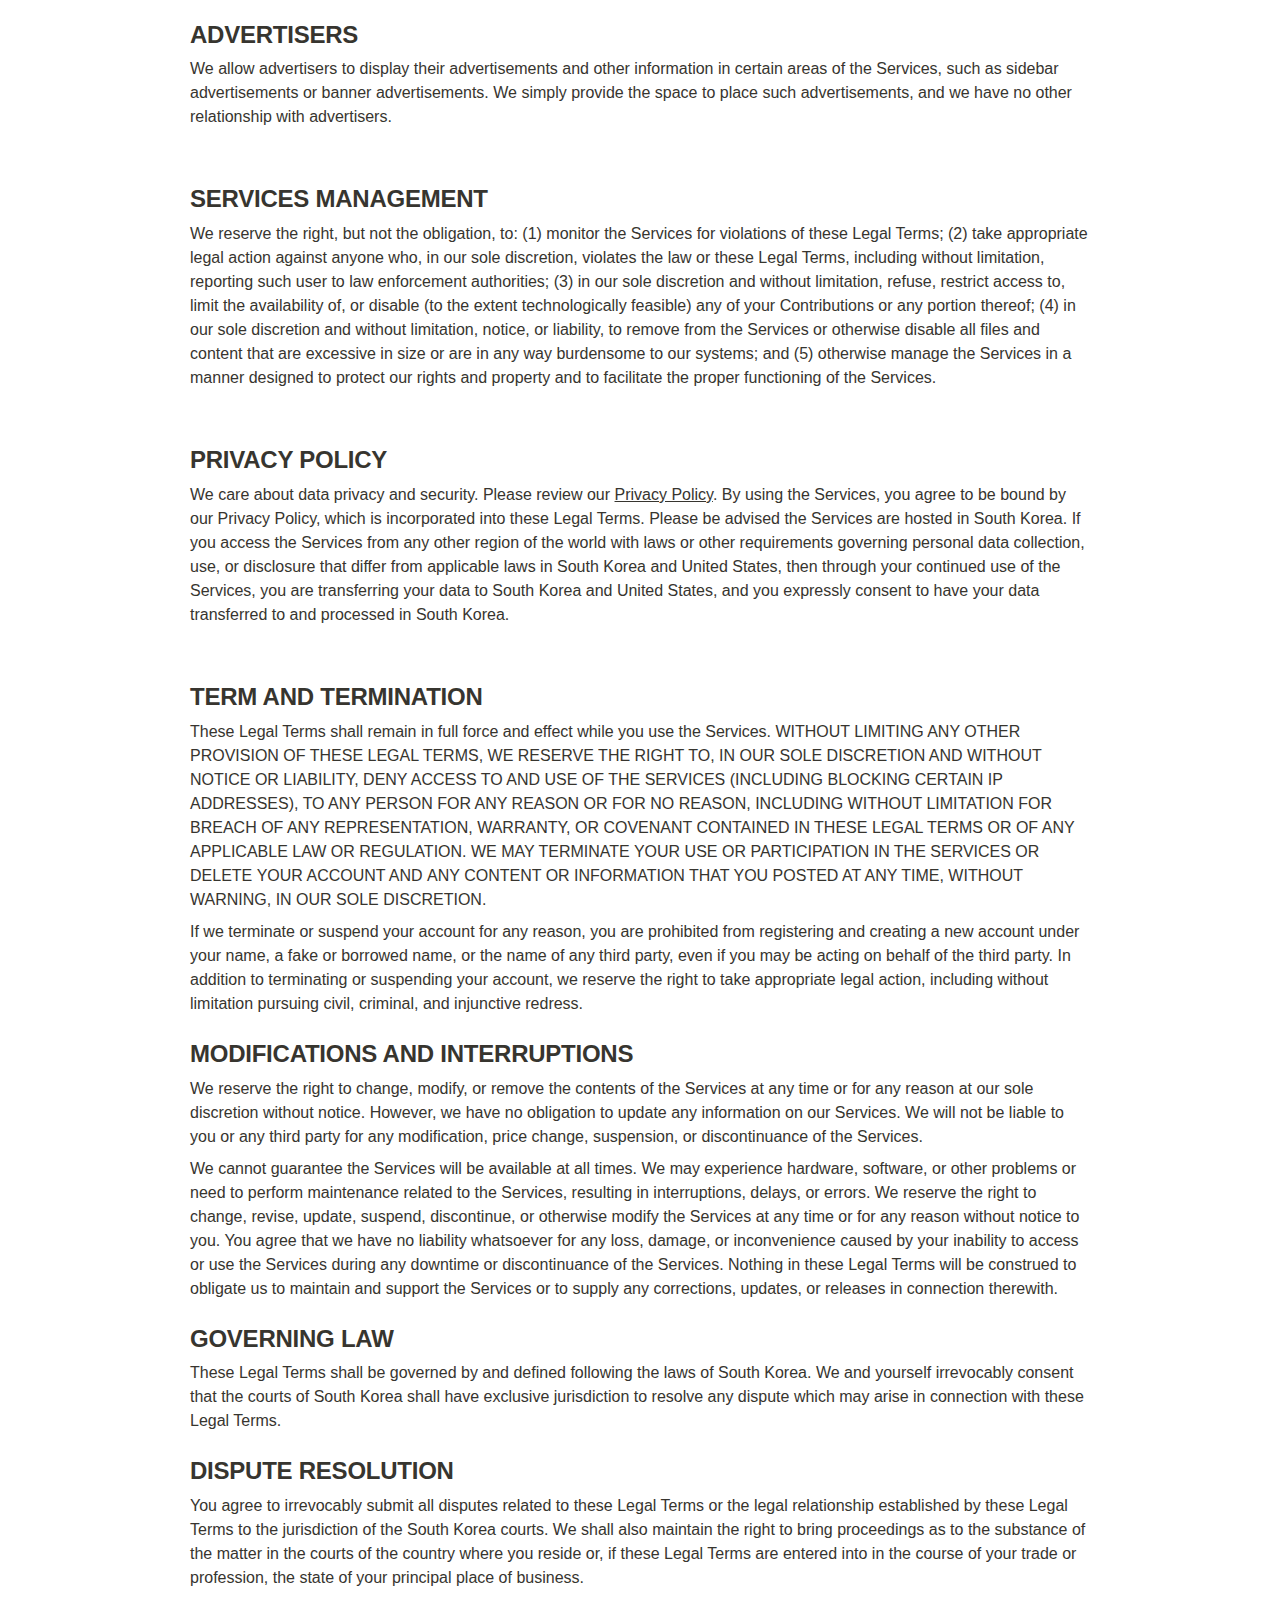
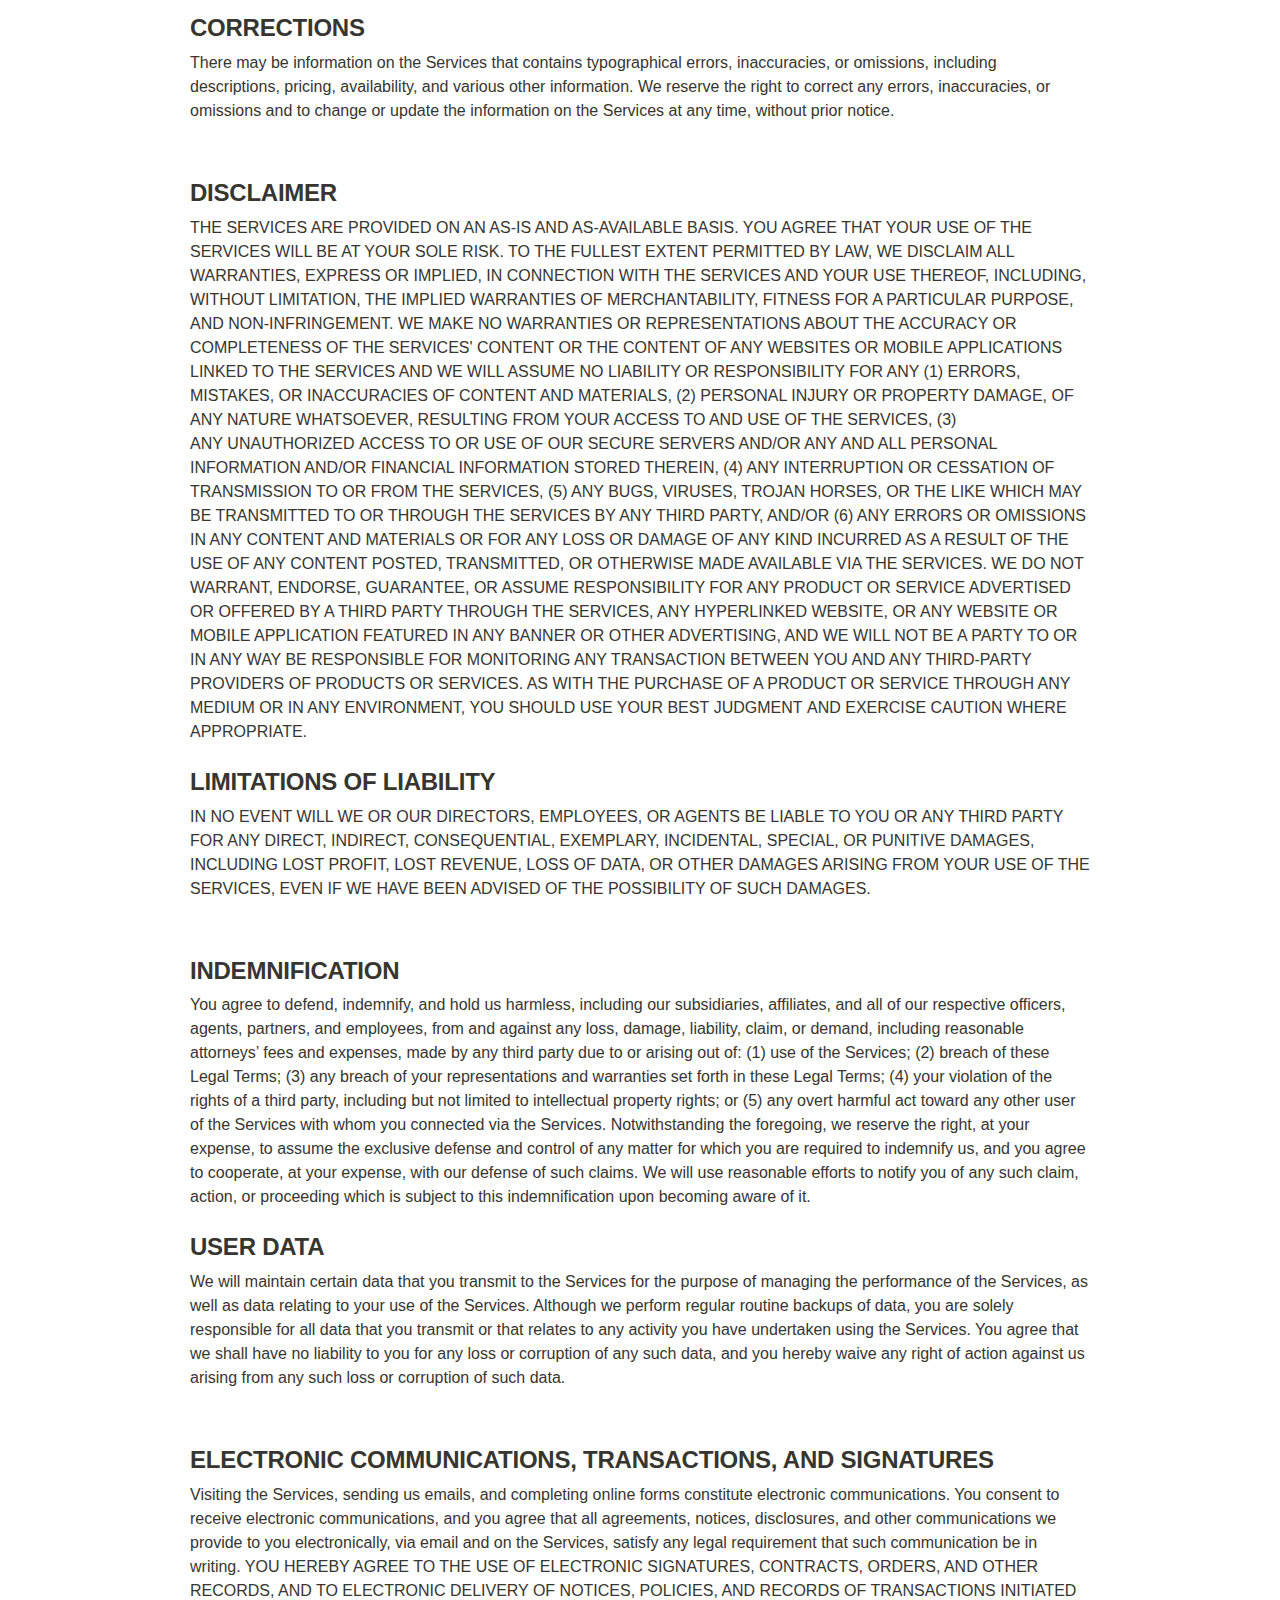
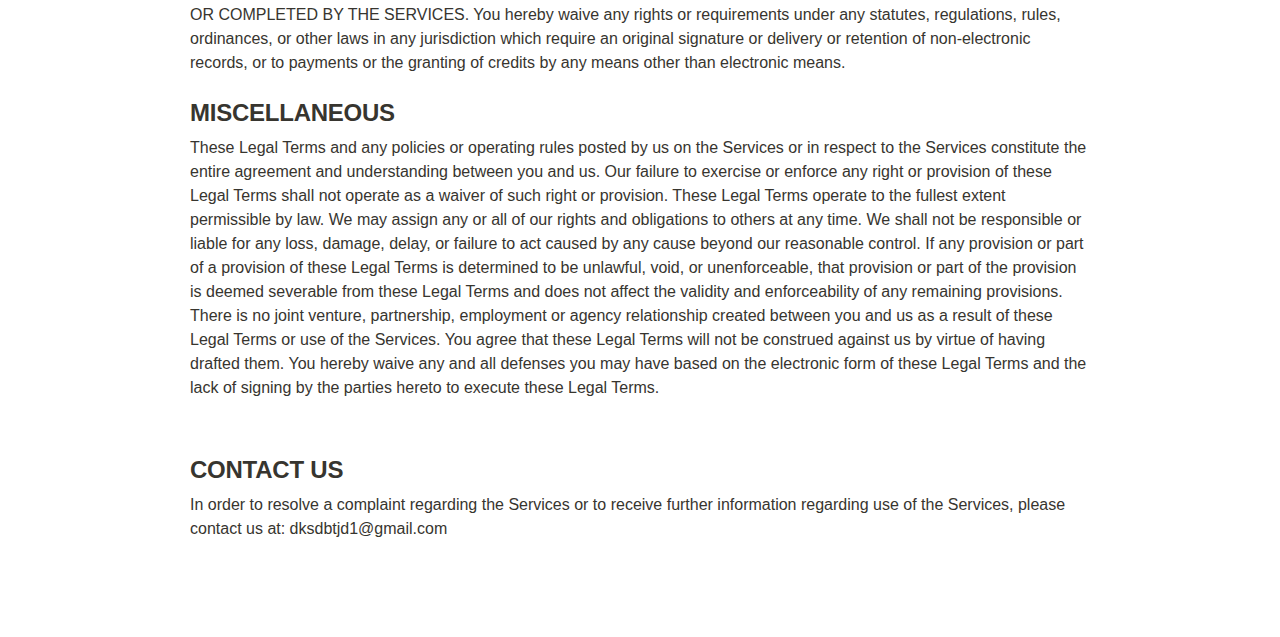
<file: tos.html>
<html><head><meta http-equiv="Content-Type" content="text/html; charset=utf-8"/><meta name="google-site-verification" content="o2iFzPXMN59oMvskiN_RHlktqt5puShzLJu8bZmauF8" />
<title>Term of service</title><style>
/* cspell:disable-file */
/* webkit printing magic: print all background colors */
html {
	-webkit-print-color-adjust: exact;
}
* {
	box-sizing: border-box;
	-webkit-print-color-adjust: exact;
}

html,
body {
	margin: 0;
	padding: 0;
}
@media only screen {
	body {
		margin: 2em auto;
		max-width: 900px;
		color: rgb(55, 53, 47);
	}
}

body {
	line-height: 1.5;
	white-space: pre-wrap;
}

a,
a.visited {
	color: inherit;
	text-decoration: underline;
}

.pdf-relative-link-path {
	font-size: 80%;
	color: #444;
}

h1,
h2,
h3 {
	letter-spacing: -0.01em;
	line-height: 1.2;
	font-weight: 600;
	margin-bottom: 0;
}

.page-title {
	font-size: 2.5rem;
	font-weight: 700;
	margin-top: 0;
	margin-bottom: 0.75em;
}

h1 {
	font-size: 1.875rem;
	margin-top: 1.875rem;
}

h2 {
	font-size: 1.5rem;
	margin-top: 1.5rem;
}

h3 {
	font-size: 1.25rem;
	margin-top: 1.25rem;
}

.source {
	border: 1px solid #ddd;
	border-radius: 3px;
	padding: 1.5em;
	word-break: break-all;
}

.callout {
	border-radius: 3px;
	padding: 1rem;
}

figure {
	margin: 1.25em 0;
	page-break-inside: avoid;
}

figcaption {
	opacity: 0.5;
	font-size: 85%;
	margin-top: 0.5em;
}

mark {
	background-color: transparent;
}

.indented {
	padding-left: 1.5em;
}

hr {
	background: transparent;
	display: block;
	width: 100%;
	height: 1px;
	visibility: visible;
	border: none;
	border-bottom: 1px solid rgba(55, 53, 47, 0.09);
}

img {
	max-width: 100%;
}

@media only print {
	img {
		max-height: 100vh;
		object-fit: contain;
	}
}

@page {
	margin: 1in;
}

.collection-content {
	font-size: 0.875rem;
}

.column-list {
	display: flex;
	justify-content: space-between;
}

.column {
	padding: 0 1em;
}

.column:first-child {
	padding-left: 0;
}

.column:last-child {
	padding-right: 0;
}

.table_of_contents-item {
	display: block;
	font-size: 0.875rem;
	line-height: 1.3;
	padding: 0.125rem;
}

.table_of_contents-indent-1 {
	margin-left: 1.5rem;
}

.table_of_contents-indent-2 {
	margin-left: 3rem;
}

.table_of_contents-indent-3 {
	margin-left: 4.5rem;
}

.table_of_contents-link {
	text-decoration: none;
	opacity: 0.7;
	border-bottom: 1px solid rgba(55, 53, 47, 0.18);
}

table,
th,
td {
	border: 1px solid rgba(55, 53, 47, 0.09);
	border-collapse: collapse;
}

table {
	border-left: none;
	border-right: none;
}

th,
td {
	font-weight: normal;
	padding: 0.25em 0.5em;
	line-height: 1.5;
	min-height: 1.5em;
	text-align: left;
}

th {
	color: rgba(55, 53, 47, 0.6);
}

ol,
ul {
	margin: 0;
	margin-block-start: 0.6em;
	margin-block-end: 0.6em;
}

li > ol:first-child,
li > ul:first-child {
	margin-block-start: 0.6em;
}

ul > li {
	list-style: disc;
}

ul.to-do-list {
	padding-inline-start: 0;
}

ul.to-do-list > li {
	list-style: none;
}

.to-do-children-checked {
	text-decoration: line-through;
	opacity: 0.375;
}

ul.toggle > li {
	list-style: none;
}

ul {
	padding-inline-start: 1.7em;
}

ul > li {
	padding-left: 0.1em;
}

ol {
	padding-inline-start: 1.6em;
}

ol > li {
	padding-left: 0.2em;
}

.mono ol {
	padding-inline-start: 2em;
}

.mono ol > li {
	text-indent: -0.4em;
}

.toggle {
	padding-inline-start: 0em;
	list-style-type: none;
}

/* Indent toggle children */
.toggle > li > details {
	padding-left: 1.7em;
}

.toggle > li > details > summary {
	margin-left: -1.1em;
}

.selected-value {
	display: inline-block;
	padding: 0 0.5em;
	background: rgba(206, 205, 202, 0.5);
	border-radius: 3px;
	margin-right: 0.5em;
	margin-top: 0.3em;
	margin-bottom: 0.3em;
	white-space: nowrap;
}

.collection-title {
	display: inline-block;
	margin-right: 1em;
}

.page-description {
    margin-bottom: 2em;
}

.simple-table {
	margin-top: 1em;
	font-size: 0.875rem;
	empty-cells: show;
}
.simple-table td {
	height: 29px;
	min-width: 120px;
}

.simple-table th {
	height: 29px;
	min-width: 120px;
}

.simple-table-header-color {
	background: rgb(247, 246, 243);
	color: black;
}
.simple-table-header {
	font-weight: 500;
}

time {
	opacity: 0.5;
}

.icon {
	display: inline-block;
	max-width: 1.2em;
	max-height: 1.2em;
	text-decoration: none;
	vertical-align: text-bottom;
	margin-right: 0.5em;
}

img.icon {
	border-radius: 3px;
}

.user-icon {
	width: 1.5em;
	height: 1.5em;
	border-radius: 100%;
	margin-right: 0.5rem;
}

.user-icon-inner {
	font-size: 0.8em;
}

.text-icon {
	border: 1px solid #000;
	text-align: center;
}

.page-cover-image {
	display: block;
	object-fit: cover;
	width: 100%;
	max-height: 30vh;
}

.page-header-icon {
	font-size: 3rem;
	margin-bottom: 1rem;
}

.page-header-icon-with-cover {
	margin-top: -0.72em;
	margin-left: 0.07em;
}

.page-header-icon img {
	border-radius: 3px;
}

.link-to-page {
	margin: 1em 0;
	padding: 0;
	border: none;
	font-weight: 500;
}

p > .user {
	opacity: 0.5;
}

td > .user,
td > time {
	white-space: nowrap;
}

input[type="checkbox"] {
	transform: scale(1.5);
	margin-right: 0.6em;
	vertical-align: middle;
}

p {
	margin-top: 0.5em;
	margin-bottom: 0.5em;
}

.image {
	border: none;
	margin: 1.5em 0;
	padding: 0;
	border-radius: 0;
	text-align: center;
}

.code,
code {
	background: rgba(135, 131, 120, 0.15);
	border-radius: 3px;
	padding: 0.2em 0.4em;
	border-radius: 3px;
	font-size: 85%;
	tab-size: 2;
}

code {
	color: #eb5757;
}

.code {
	padding: 1.5em 1em;
}

.code-wrap {
	white-space: pre-wrap;
	word-break: break-all;
}

.code > code {
	background: none;
	padding: 0;
	font-size: 100%;
	color: inherit;
}

blockquote {
	font-size: 1.25em;
	margin: 1em 0;
	padding-left: 1em;
	border-left: 3px solid rgb(55, 53, 47);
}

.bookmark {
	text-decoration: none;
	max-height: 8em;
	padding: 0;
	display: flex;
	width: 100%;
	align-items: stretch;
}

.bookmark-title {
	font-size: 0.85em;
	overflow: hidden;
	text-overflow: ellipsis;
	height: 1.75em;
	white-space: nowrap;
}

.bookmark-text {
	display: flex;
	flex-direction: column;
}

.bookmark-info {
	flex: 4 1 180px;
	padding: 12px 14px 14px;
	display: flex;
	flex-direction: column;
	justify-content: space-between;
}

.bookmark-image {
	width: 33%;
	flex: 1 1 180px;
	display: block;
	position: relative;
	object-fit: cover;
	border-radius: 1px;
}

.bookmark-description {
	color: rgba(55, 53, 47, 0.6);
	font-size: 0.75em;
	overflow: hidden;
	max-height: 4.5em;
	word-break: break-word;
}

.bookmark-href {
	font-size: 0.75em;
	margin-top: 0.25em;
}

.sans { font-family: ui-sans-serif, -apple-system, BlinkMacSystemFont, "Segoe UI Variable Display", "Segoe UI", Helvetica, "Apple Color Emoji", Arial, sans-serif, "Segoe UI Emoji", "Segoe UI Symbol"; }
.code { font-family: "SFMono-Regular", Menlo, Consolas, "PT Mono", "Liberation Mono", Courier, monospace; }
.serif { font-family: Lyon-Text, Georgia, ui-serif, serif; }
.mono { font-family: iawriter-mono, Nitti, Menlo, Courier, monospace; }
.pdf .sans { font-family: Inter, ui-sans-serif, -apple-system, BlinkMacSystemFont, "Segoe UI Variable Display", "Segoe UI", Helvetica, "Apple Color Emoji", Arial, sans-serif, "Segoe UI Emoji", "Segoe UI Symbol", 'Twemoji', 'Noto Color Emoji', 'Noto Sans CJK JP'; }
.pdf:lang(zh-CN) .sans { font-family: Inter, ui-sans-serif, -apple-system, BlinkMacSystemFont, "Segoe UI Variable Display", "Segoe UI", Helvetica, "Apple Color Emoji", Arial, sans-serif, "Segoe UI Emoji", "Segoe UI Symbol", 'Twemoji', 'Noto Color Emoji', 'Noto Sans CJK SC'; }
.pdf:lang(zh-TW) .sans { font-family: Inter, ui-sans-serif, -apple-system, BlinkMacSystemFont, "Segoe UI Variable Display", "Segoe UI", Helvetica, "Apple Color Emoji", Arial, sans-serif, "Segoe UI Emoji", "Segoe UI Symbol", 'Twemoji', 'Noto Color Emoji', 'Noto Sans CJK TC'; }
.pdf:lang(ko-KR) .sans { font-family: Inter, ui-sans-serif, -apple-system, BlinkMacSystemFont, "Segoe UI Variable Display", "Segoe UI", Helvetica, "Apple Color Emoji", Arial, sans-serif, "Segoe UI Emoji", "Segoe UI Symbol", 'Twemoji', 'Noto Color Emoji', 'Noto Sans CJK KR'; }
.pdf .code { font-family: Source Code Pro, "SFMono-Regular", Menlo, Consolas, "PT Mono", "Liberation Mono", Courier, monospace, 'Twemoji', 'Noto Color Emoji', 'Noto Sans Mono CJK JP'; }
.pdf:lang(zh-CN) .code { font-family: Source Code Pro, "SFMono-Regular", Menlo, Consolas, "PT Mono", "Liberation Mono", Courier, monospace, 'Twemoji', 'Noto Color Emoji', 'Noto Sans Mono CJK SC'; }
.pdf:lang(zh-TW) .code { font-family: Source Code Pro, "SFMono-Regular", Menlo, Consolas, "PT Mono", "Liberation Mono", Courier, monospace, 'Twemoji', 'Noto Color Emoji', 'Noto Sans Mono CJK TC'; }
.pdf:lang(ko-KR) .code { font-family: Source Code Pro, "SFMono-Regular", Menlo, Consolas, "PT Mono", "Liberation Mono", Courier, monospace, 'Twemoji', 'Noto Color Emoji', 'Noto Sans Mono CJK KR'; }
.pdf .serif { font-family: PT Serif, Lyon-Text, Georgia, ui-serif, serif, 'Twemoji', 'Noto Color Emoji', 'Noto Serif CJK JP'; }
.pdf:lang(zh-CN) .serif { font-family: PT Serif, Lyon-Text, Georgia, ui-serif, serif, 'Twemoji', 'Noto Color Emoji', 'Noto Serif CJK SC'; }
.pdf:lang(zh-TW) .serif { font-family: PT Serif, Lyon-Text, Georgia, ui-serif, serif, 'Twemoji', 'Noto Color Emoji', 'Noto Serif CJK TC'; }
.pdf:lang(ko-KR) .serif { font-family: PT Serif, Lyon-Text, Georgia, ui-serif, serif, 'Twemoji', 'Noto Color Emoji', 'Noto Serif CJK KR'; }
.pdf .mono { font-family: PT Mono, iawriter-mono, Nitti, Menlo, Courier, monospace, 'Twemoji', 'Noto Color Emoji', 'Noto Sans Mono CJK JP'; }
.pdf:lang(zh-CN) .mono { font-family: PT Mono, iawriter-mono, Nitti, Menlo, Courier, monospace, 'Twemoji', 'Noto Color Emoji', 'Noto Sans Mono CJK SC'; }
.pdf:lang(zh-TW) .mono { font-family: PT Mono, iawriter-mono, Nitti, Menlo, Courier, monospace, 'Twemoji', 'Noto Color Emoji', 'Noto Sans Mono CJK TC'; }
.pdf:lang(ko-KR) .mono { font-family: PT Mono, iawriter-mono, Nitti, Menlo, Courier, monospace, 'Twemoji', 'Noto Color Emoji', 'Noto Sans Mono CJK KR'; }
.highlight-default {
	color: rgba(55, 53, 47, 1);
}
.highlight-gray {
	color: rgba(120, 119, 116, 1);
	fill: rgba(120, 119, 116, 1);
}
.highlight-brown {
	color: rgba(159, 107, 83, 1);
	fill: rgba(159, 107, 83, 1);
}
.highlight-orange {
	color: rgba(217, 115, 13, 1);
	fill: rgba(217, 115, 13, 1);
}
.highlight-yellow {
	color: rgba(203, 145, 47, 1);
	fill: rgba(203, 145, 47, 1);
}
.highlight-teal {
	color: rgba(68, 131, 97, 1);
	fill: rgba(68, 131, 97, 1);
}
.highlight-blue {
	color: rgba(51, 126, 169, 1);
	fill: rgba(51, 126, 169, 1);
}
.highlight-purple {
	color: rgba(144, 101, 176, 1);
	fill: rgba(144, 101, 176, 1);
}
.highlight-pink {
	color: rgba(193, 76, 138, 1);
	fill: rgba(193, 76, 138, 1);
}
.highlight-red {
	color: rgba(212, 76, 71, 1);
	fill: rgba(212, 76, 71, 1);
}
.highlight-gray_background {
	background: rgba(241, 241, 239, 1);
}
.highlight-brown_background {
	background: rgba(244, 238, 238, 1);
}
.highlight-orange_background {
	background: rgba(251, 236, 221, 1);
}
.highlight-yellow_background {
	background: rgba(251, 243, 219, 1);
}
.highlight-teal_background {
	background: rgba(237, 243, 236, 1);
}
.highlight-blue_background {
	background: rgba(231, 243, 248, 1);
}
.highlight-purple_background {
	background: rgba(244, 240, 247, 0.8);
}
.highlight-pink_background {
	background: rgba(249, 238, 243, 0.8);
}
.highlight-red_background {
	background: rgba(253, 235, 236, 1);
}
.block-color-default {
	color: inherit;
	fill: inherit;
}
.block-color-gray {
	color: rgba(120, 119, 116, 1);
	fill: rgba(120, 119, 116, 1);
}
.block-color-brown {
	color: rgba(159, 107, 83, 1);
	fill: rgba(159, 107, 83, 1);
}
.block-color-orange {
	color: rgba(217, 115, 13, 1);
	fill: rgba(217, 115, 13, 1);
}
.block-color-yellow {
	color: rgba(203, 145, 47, 1);
	fill: rgba(203, 145, 47, 1);
}
.block-color-teal {
	color: rgba(68, 131, 97, 1);
	fill: rgba(68, 131, 97, 1);
}
.block-color-blue {
	color: rgba(51, 126, 169, 1);
	fill: rgba(51, 126, 169, 1);
}
.block-color-purple {
	color: rgba(144, 101, 176, 1);
	fill: rgba(144, 101, 176, 1);
}
.block-color-pink {
	color: rgba(193, 76, 138, 1);
	fill: rgba(193, 76, 138, 1);
}
.block-color-red {
	color: rgba(212, 76, 71, 1);
	fill: rgba(212, 76, 71, 1);
}
.block-color-gray_background {
	background: rgba(241, 241, 239, 1);
}
.block-color-brown_background {
	background: rgba(244, 238, 238, 1);
}
.block-color-orange_background {
	background: rgba(251, 236, 221, 1);
}
.block-color-yellow_background {
	background: rgba(251, 243, 219, 1);
}
.block-color-teal_background {
	background: rgba(237, 243, 236, 1);
}
.block-color-blue_background {
	background: rgba(231, 243, 248, 1);
}
.block-color-purple_background {
	background: rgba(244, 240, 247, 0.8);
}
.block-color-pink_background {
	background: rgba(249, 238, 243, 0.8);
}
.block-color-red_background {
	background: rgba(253, 235, 236, 1);
}
.select-value-color-uiBlue { background-color: rgba(35, 131, 226, .07); }
.select-value-color-pink { background-color: rgba(245, 224, 233, 1); }
.select-value-color-purple { background-color: rgba(232, 222, 238, 1); }
.select-value-color-green { background-color: rgba(219, 237, 219, 1); }
.select-value-color-gray { background-color: rgba(227, 226, 224, 1); }
.select-value-color-transparentGray { background-color: rgba(227, 226, 224, 0); }
.select-value-color-translucentGray { background-color: rgba(0, 0, 0, 0.06); }
.select-value-color-orange { background-color: rgba(250, 222, 201, 1); }
.select-value-color-brown { background-color: rgba(238, 224, 218, 1); }
.select-value-color-red { background-color: rgba(255, 226, 221, 1); }
.select-value-color-yellow { background-color: rgba(253, 236, 200, 1); }
.select-value-color-blue { background-color: rgba(211, 229, 239, 1); }
.select-value-color-pageGlass { background-color: undefined; }
.select-value-color-washGlass { background-color: undefined; }

.checkbox {
	display: inline-flex;
	vertical-align: text-bottom;
	width: 16;
	height: 16;
	background-size: 16px;
	margin-left: 2px;
	margin-right: 5px;
}

.checkbox-on {
	background-image: url("data:image/svg+xml;charset=UTF-8,%3Csvg%20width%3D%2216%22%20height%3D%2216%22%20viewBox%3D%220%200%2016%2016%22%20fill%3D%22none%22%20xmlns%3D%22http%3A%2F%2Fwww.w3.org%2F2000%2Fsvg%22%3E%0A%3Crect%20width%3D%2216%22%20height%3D%2216%22%20fill%3D%22%2358A9D7%22%2F%3E%0A%3Cpath%20d%3D%22M6.71429%2012.2852L14%204.9995L12.7143%203.71436L6.71429%209.71378L3.28571%206.2831L2%207.57092L6.71429%2012.2852Z%22%20fill%3D%22white%22%2F%3E%0A%3C%2Fsvg%3E");
}

.checkbox-off {
	background-image: url("data:image/svg+xml;charset=UTF-8,%3Csvg%20width%3D%2216%22%20height%3D%2216%22%20viewBox%3D%220%200%2016%2016%22%20fill%3D%22none%22%20xmlns%3D%22http%3A%2F%2Fwww.w3.org%2F2000%2Fsvg%22%3E%0A%3Crect%20x%3D%220.75%22%20y%3D%220.75%22%20width%3D%2214.5%22%20height%3D%2214.5%22%20fill%3D%22white%22%20stroke%3D%22%2336352F%22%20stroke-width%3D%221.5%22%2F%3E%0A%3C%2Fsvg%3E");
}
	
</style></head><body><article id="a040519d-d560-492c-95ec-f320c857c66a" class="page sans"><header><h1 class="page-title">Term of service</h1><p class="page-description"></p></header><div class="page-body"><p id="93c96655-8a21-4745-9c2c-8746ce135451" class="">
</p><p id="ebceee89-823a-419b-a3b5-ce4f6e3f6f60" class="">Last updated July 15, 2024</p><p id="6ebe998d-111a-4314-bb2a-6004c661e27e" class="">
</p><p id="c0bf9d63-8fb7-4cf0-b205-8835f8674606" class="">The Neck-Life service (the “App” ) is provided by MOON Yeongsang, RYU Jiwon, and AN Yusung (”we”, “us”, “our”). By using This service, users agree to these Term of Service.</p><p id="13d5acbf-d2b0-4337-80bd-e93dd52ab592" class="">
</p><h3 id="3c37ec91-625c-456a-8399-e0ded2ee421c" class="">INTELLECTUAL PROPERTY RIGHTS</h3><p id="5a979311-b5a9-4103-8389-78923628f0c1" class="">We are the owner or the licensee of all intellectual property rights in our Services, including all source code, databases, functionality, software, website designs, audio, video, text, photographs, and graphics in the Services (collectively, the &quot;Content&quot;), as well as the trademarks, service marks, and logos contained therein (the &quot;Marks&quot;).</p><p id="29ffeffa-dfed-4964-bfa1-ec79da5dfa04" class="">Our Content and Marks are protected by copyright and trademark laws (and various other intellectual property rights and unfair competition laws) and treaties in the United States and around the world.</p><p id="6ee8eda9-c635-45bb-9fc7-103939ce6427" class="">The Content and Marks are provided in or through the Services as is for your personal, non-commercial use only.</p><p id="920a1a56-57a9-41f1-8184-cc8d12a09e0d" class=""> </p><h3 id="c6f237fe-49ac-4241-9c78-9592996098fb" class=""><strong>USER REPRESENTATIONS</strong></h3><p id="d9eff63c-0fda-4791-abdf-b5f809db7d89" class="">By using the Services, you represent and warrant that: (1) all registration information you submit will be true, accurate, current, and complete; (2) you will maintain the accuracy of such information and promptly update such registration information as necessary; (3) you have the legal capacity and you agree to comply with these Legal Terms; (4) you are not a minor in the jurisdiction in which you reside, or if a minor, you have received parental permission to use the Services; (5) you will not access the Services through automated or non-human means, whether through a bot, script or otherwise; (6) you will not use the Services for any illegal or unauthorized purpose; and (7) your use of the Services will not violate any applicable law or regulation.</p><p id="be826cdc-2225-41ef-a7cb-c9ab7a6efdac" class="">If you provide any information that is untrue, inaccurate, not current, or incomplete, we have the right to suspend or terminate your account and refuse any and all current or future use of the Services (or any portion thereof).</p><p id="226d571c-2d01-45a6-86b3-ccefdbd31dfd" class="">
</p><h3 id="d1661f84-aa42-41b0-a19f-c2c29f7fbdbf" class=""><strong>USER REGISTRATION</strong></h3><p id="9162e5b3-9023-4c0f-9977-537146356442" class="">You may be required to register to use the Services. You agree to keep your password confidential and will be responsible for all use of your account and password. We reserve the right to remove, reclaim, or change a username you select if we determine, in our sole discretion, that such username is inappropriate, obscene, or otherwise objectionable.</p><p id="36275f16-7324-49c6-8d56-d6facc1b5beb" class="">
</p><h3 id="43c1d27f-7f7f-4924-b391-5d785a93c897" class=""><strong>PURCHASES AND PAYMENT</strong></h3><p id="c09f3278-4da0-43a6-925b-3be823f2d30d" class="">You agree to provide current, complete, and accurate purchase and account information for all purchases made via the Services. You further agree to promptly update account and payment information, including email address, payment method, and payment card expiration date, so that we can complete your transactions and contact you as needed. Sales tax will be added to the price of purchases as deemed required by us. We may change prices at any time. All payments shall be <strong>in </strong>US dollars<strong>.</strong></p><p id="c793be55-6ee9-415b-8dbc-4358671e8a17" class="">You agree to pay all charges at the prices then in effect for your purchases, and you authorize us to charge your chosen payment provider for any such amounts upon placing your order. We reserve the right to correct any errors or mistakes in pricing, even if we have already requested or received payment.</p><p id="0b376de1-92a1-4e43-811c-e47fa6078368" class="">
</p><h2 id="8e4de498-b494-4cca-8b80-68a261e4932b" class=""><strong>SUBSCRIPTIONS</strong></h2><p id="c59b5a59-82e7-4a9e-a62f-3443b4a9b130" class="">Your subscription will continue and automatically renew unless canceled. You consent to our charging your payment method on a recurring basis without requiring your prior approval for each recurring charge, until such time as you cancel the applicable order. The length of your billing cycle is monthly.</p><p id="56a9a614-d23a-4787-8c87-d19ee061f004" class="">You can cancel your subscription at any time by logging into your account. Your cancellation will take effect at the end of the current paid term. Refunds are issued if they are required by law. If you have any questions or are unsatisfied with our Services, please contact us through &#x27;Send Inquiry/Feedback&#x27; in the app.</p><p id="9a63f86b-06e7-4df8-a534-b9d12a7be1f3" class="">We may, from time to time, make changes to the subscription fee and will communicate any price changes to you in accordance with applicable law.</p><p id="9e5c85ec-27d4-42d9-8bce-712156afcc39" class="">
</p><h2 id="87bb0ae3-def7-4e9a-ae9b-96095821e33e" class=""><strong>PROHIBITED ACTIVITIES</strong></h2><p id="670ca710-83ba-4a60-804f-b9b3e0fdf481" class="">You may not access or use the Services for any purpose other than that for which we make the Services available. The Services may not be used in connection with any commercial endeavors except those that are specifically endorsed or approved by us.</p><p id="406945f0-0dfc-4f93-add4-ed1058c0a3ce" class="">As a user of the Services, you agree not to:</p><ul id="38fb97ba-f79a-462f-b0c2-2e22cb9058fc" class="bulleted-list"><li style="list-style-type:disc">Systematically retrieve data or other content from the Services to create or compile, directly or indirectly, a collection, compilation, database, or directory without written permission from us.</li></ul><ul id="f09cad45-fbad-4871-9c14-4dc460d1aa0e" class="bulleted-list"><li style="list-style-type:disc">Trick, defraud, or mislead us and other users, especially in any attempt to learn sensitive account information such as user passwords.</li></ul><ul id="69e7ae57-5636-4ec2-be56-57e668016556" class="bulleted-list"><li style="list-style-type:disc">Circumvent, disable, or otherwise interfere with security-related features of the Services, including features that prevent or restrict the use or copying of any Content or enforce limitations on the use of the Services and/or the Content contained therein.</li></ul><ul id="38695dbf-2301-4b20-ba83-bc95cbc09b07" class="bulleted-list"><li style="list-style-type:disc">Disparage, tarnish, or otherwise harm, in our opinion, us and/or the Services.</li></ul><ul id="2bb654e6-4d6b-4e97-87d3-43160ba93830" class="bulleted-list"><li style="list-style-type:disc">Use any information obtained from the Services in order to harass, abuse, or harm another person.</li></ul><ul id="f49943e7-7ce2-4aa4-81fd-021eec3891d7" class="bulleted-list"><li style="list-style-type:disc">Make improper use of our support services or submit false reports of abuse or misconduct.</li></ul><ul id="85320cc1-baa5-4bd2-a472-51a266b7b31f" class="bulleted-list"><li style="list-style-type:disc">Use the Services in a manner inconsistent with any applicable laws or regulations.</li></ul><ul id="41dfff84-7589-483a-a7f0-0fcf9efaebee" class="bulleted-list"><li style="list-style-type:disc">Engage in unauthorized framing of or linking to the Services.</li></ul><ul id="b78f0183-8d36-4963-8d07-a8462cd687da" class="bulleted-list"><li style="list-style-type:disc">Upload or transmit (or attempt to upload or to transmit) viruses, Trojan horses, or other material, including excessive use of capital letters and spamming (continuous posting of repetitive text), that interferes with any party’s uninterrupted use and enjoyment of the Services or modifies, impairs, disrupts, alters, or interferes with the use, features, functions, operation, or maintenance of the Services.</li></ul><ul id="abf6266a-3032-4170-8a54-34ec40c2921d" class="bulleted-list"><li style="list-style-type:disc">Engage in any automated use of the system, such as using scripts to send comments or messages, or using any data mining, robots, or similar data gathering and extraction tools.</li></ul><ul id="21132b33-9baf-4cd0-914e-4ae7f84342b6" class="bulleted-list"><li style="list-style-type:disc">Delete the copyright or other proprietary rights notice from any Content.</li></ul><ul id="917451ef-7275-479a-90ee-49bf34481371" class="bulleted-list"><li style="list-style-type:disc">Attempt to impersonate another user or person or use the username of another user.</li></ul><ul id="584bc81c-e3d0-49fe-b03d-fca4cceb8048" class="bulleted-list"><li style="list-style-type:disc">Upload or transmit (or attempt to upload or to transmit) any material that acts as a passive or active information collection or transmission mechanism, including without limitation, clear graphics interchange formats (&quot;gifs&quot;), 1×1 pixels, web bugs, cookies, or other similar devices (sometimes referred to as &quot;spyware&quot; or &quot;passive collection mechanisms&quot; or &quot;pcms&quot;).</li></ul><ul id="14f1376a-6656-42fc-a1d8-0c04a457be8f" class="bulleted-list"><li style="list-style-type:disc">Interfere with, disrupt, or create an undue burden on the Services or the networks or services connected to the Services.</li></ul><ul id="df465edd-a34b-42bc-bc45-347dd3b616f4" class="bulleted-list"><li style="list-style-type:disc">Harass, annoy, intimidate, or threaten any of our employees or agents engaged in providing any portion of the Services to you.</li></ul><ul id="ade40df7-4002-4b4d-b9c4-e87af16b481d" class="bulleted-list"><li style="list-style-type:disc">Attempt to bypass any measures of the Services designed to prevent or restrict access to the Services, or any portion of the Services.</li></ul><ul id="351ce961-6ff0-4241-9425-a1d747d051c6" class="bulleted-list"><li style="list-style-type:disc">Copy or adapt the Services&#x27; software, including but not limited to Flash, PHP, HTML, JavaScript, or other code.</li></ul><ul id="5568d946-96f1-416a-9403-604676252a68" class="bulleted-list"><li style="list-style-type:disc">Except as permitted by applicable law, decipher, decompile, disassemble, or reverse engineer any of the software comprising or in any way making up a part of the Services.</li></ul><ul id="f78fb6e7-669a-4212-a3ee-dcee50324f2a" class="bulleted-list"><li style="list-style-type:disc">Except as may be the result of standard search engine or Internet browser usage, use, launch, develop, or distribute any automated system, including without limitation, any spider, robot, cheat utility, scraper, or offline reader that accesses the Services, or use or launch any unauthorized script or other software.</li></ul><ul id="b8196982-a09b-42e4-88c9-bc373888679a" class="bulleted-list"><li style="list-style-type:disc">Use a buying agent or purchasing agent to make purchases on the Services.</li></ul><ul id="94958350-dcba-42ad-b668-7b0e90791eca" class="bulleted-list"><li style="list-style-type:disc">Make any unauthorized use of the Services, including collecting usernames and/or email addresses of users by electronic or other means for the purpose of sending unsolicited email, or creating user accounts by automated means or under false pretenses.</li></ul><ul id="ef9a1364-b5aa-40c2-87c5-2b238638ed94" class="bulleted-list"><li style="list-style-type:disc">Use the Services as part of any effort to compete with us or otherwise use the Services and/or the Content for any revenue-generating endeavor or commercial enterprise.</li></ul><p id="1fa7fb8f-bd3b-46e3-854d-46651683719b" class="">
</p><h2 id="49553885-89ee-40d4-b609-21fd83d47c57" class=""><strong>CONTRIBUTION LICENSE</strong></h2><p id="9aced897-2cef-4a65-be14-9b9f86e9139c" class="">You and Services agree that we may access, store, process, and use any information and personal data that you provide following the terms of the Privacy Policy and your choices (including settings).</p><p id="73cfdda1-40c7-4758-8ad2-c4cea5a81ba1" class="">By submitting suggestions or other feedback regarding the Services, you agree that we can use and share such feedback for any purpose without compensation to you.</p><p id="b3249de1-0328-4a16-9764-6424f044c997" class="">We do not assert any ownership over your Contributions. You retain full ownership of all of your Contributions and any intellectual property rights or other proprietary rights associated with your Contributions. We are not liable for any statements or representations in your Contributions provided by you in any area on the Services. You are solely responsible for your Contributions to the Services and you expressly agree to exonerate us from any and all responsibility and to refrain from any legal action against us regarding your Contributions.</p><p id="d44eb7d3-23cb-40c7-ab21-30a5399adfc0" class="">
</p><h2 id="9c87f1d7-51a3-4107-86e1-132877a7c3d3" class=""><strong>MOBILE APPLICATION LICENSE</strong></h2><p id="a2f8cd0e-a3cf-4cf8-9002-605b2f0b6390" class="">If you access the Services via the App, then we grant you a revocable, non-exclusive, non-transferable, limited right to install and use the App on wireless electronic devices owned or controlled by you, and to access and use the App on such devices strictly in accordance with the terms and conditions of this mobile application license contained in these Legal Terms. You shall not: (1) except as permitted by applicable law, decompile, reverse engineer, disassemble, attempt to derive the source code of, or decrypt the App; (2) make any modification, adaptation, improvement, enhancement, translation, or derivative work from the App; (3) violate any applicable laws, rules, or regulations in connection with your access or use of the App; (4) remove, alter, or obscure any proprietary notice (including any notice of copyright or trademark) posted by us or the licensors of the App; (5) use the App for any revenue-generating endeavor, commercial enterprise, or other purpose for which it is not designed or intended; (6) make the App available over a network or other environment permitting access or use by multiple devices or users at the same time; (7) use the App for creating a product, service, or software that is, directly or indirectly, competitive with or in any way a substitute for the App; (8) use the App to send automated queries to any website or to send any unsolicited commercial email; or (9) use any proprietary information or any of our interfaces or our other intellectual property in the design, development, manufacture, licensing, or distribution of any applications, accessories, or devices for use with the App.</p><p id="19be4ee3-8ed4-4e1b-9444-42976a97e9b3" class="">
</p><p id="007eab4b-7757-47e0-9eef-02a2db11fbe4" class="">The following terms apply when you use the App obtained from either the Apple Store (each an &quot;App Distributor&quot;) to access the Services: (1) the license granted to you for our App is limited to a non-transferable license to use the application on a device that utilizes the Apple iOS operating systems, as applicable, and in accordance with the usage rules set forth in the applicable App Distributor’s terms of service; (2) we are responsible for providing any maintenance and support services with respect to the App as specified in the terms and conditions of this mobile application license contained in these Legal Terms or as otherwise required under applicable law, and you acknowledge that each App Distributor has no obligation whatsoever to furnish any maintenance and support services with respect to the App; (3) in the event of any failure of the App to conform to any applicable warranty, you may notify the applicable App Distributor, and the App Distributor, in accordance with its terms and policies, may refund the purchase price, if any, paid for the App, and to the maximum extent permitted by applicable law, the App Distributor will have no other warranty obligation whatsoever with respect to the App; and (4) you acknowledge and agree that the App Distributors are third-party beneficiaries of the terms and conditions in this mobile application license contained in these Legal Terms, and that each App Distributor will have the right (and will be deemed to have accepted the right) to enforce the terms and conditions in this mobile application license contained in these Legal Terms against you as a third-party beneficiary thereof.</p><p id="6694b5c6-64c2-4133-97ce-5c13411b4b34" class="">
</p><h2 id="bd9e9f98-30c1-4edd-806b-4cd71ed9d332" class=""><strong>SOCIAL MEDIA</strong></h2><p id="2da9dff8-8545-4682-b8c9-d71e51aebc94" class="">As part of the functionality of the Services, you may link your account with online accounts you have with third-party service providers (each such account, a &quot;Third-Party Account&quot;) by either: (1) providing your Third-Party Account login information through the Services; or (2) allowing us to access your Third-Party Account, as is permitted under the applicable terms and conditions that govern your use of each Third-Party Account. You represent and warrant that you are entitled to disclose your Third-Party Account login information to us and/or grant us access to your Third-Party Account, without breach by you of any of the terms and conditions that govern your use of the applicable Third-Party Account, and without obligating us to pay any fees or making us subject to any usage limitations imposed by the third-party service provider of the Third-Party Account. By granting us access to any Third-Party Accounts, you understand that (1) we may access, make available, and store (if applicable) any content that you have provided to and stored in your Third-Party Account (the &quot;Social Network Content&quot;) so that it is available on and through the Services via your account, including without limitation any friend lists and (2) we may submit to and receive from your Third-Party Account additional information to the extent you are notified when you link your account with the Third-Party Account. Depending on the Third-Party Accounts you choose and subject to the privacy settings that you have set in such Third-Party Accounts, personally identifiable information that you post to your Third-Party Accounts may be available on and through your account on the Services. Please note that if a Third-Party Account or associated service becomes unavailable or our access to such Third-Party Account is terminated by the third-party service provider, then Social Network Content may no longer be available on and through the Services. You will have the ability to disable the connection between your account on the Services and your Third-Party Accounts at any time. PLEASE NOTE THAT YOUR RELATIONSHIP WITH THE THIRD-PARTY SERVICE PROVIDERS ASSOCIATED WITH YOUR THIRD-PARTY ACCOUNTS IS GOVERNED SOLELY BY YOUR AGREEMENT(S) WITH SUCH THIRD-PARTY SERVICE PROVIDERS. We make no effort to review any Social Network Content for any purpose, including but not limited to, for accuracy, legality, or non-infringement, and we are not responsible for any Social Network Content. You acknowledge and agree that we may access your email address book associated with a Third-Party Account and your contacts list stored on your mobile device or tablet computer solely for purposes of identifying and informing you of those contacts who have also registered to use the Services. You can deactivate the connection between the Services and your Third-Party Account by contacting us using the contact information below or through your account settings (if applicable). We will attempt to delete any information stored on our servers that was obtained through such Third-Party Account, except the username and profile picture that become associated with your account.</p><p id="3c13e904-2d70-49bf-beff-1aba1fa6d150" class="">
</p><h2 id="6cd7ce11-fc6c-4860-858a-f0c340e67878" class=""><strong>ADVERTISERS</strong></h2><p id="030a6ae6-7fca-461d-af53-4cac9e15adda" class="">We allow advertisers to display their advertisements and other information in certain areas of the Services, such as sidebar advertisements or banner advertisements. We simply provide the space to place such advertisements, and we have no other relationship with advertisers.</p><p id="0177dfd7-7091-4627-ab91-f23fe33888e1" class="">
</p><h2 id="9857b097-f5c8-4cfc-9a75-0765dc90f761" class=""><strong>SERVICES MANAGEMENT</strong></h2><p id="11507657-7d1d-4d86-b88f-750b41b1b44a" class="">We reserve the right, but not the obligation, to: (1) monitor the Services for violations of these Legal Terms; (2) take appropriate legal action against anyone who, in our sole discretion, violates the law or these Legal Terms, including without limitation, reporting such user to law enforcement authorities; (3) in our sole discretion and without limitation, refuse, restrict access to, limit the availability of, or disable (to the extent technologically feasible) any of your Contributions or any portion thereof; (4) in our sole discretion and without limitation, notice, or liability, to remove from the Services or otherwise disable all files and content that are excessive in size or are in any way burdensome to our systems; and (5) otherwise manage the Services in a manner designed to protect our rights and property and to facilitate the proper functioning of the Services.</p><p id="54bcb40d-d914-4755-bc78-9223e0197eb3" class="">
</p><h2 id="6354ce4b-98ff-4c82-bdbe-fbcb694489db" class=""><strong>PRIVACY POLICY</strong></h2><p id="c7c889d0-5a0a-410c-9915-8e979a2dbf24" class="">We care about data privacy and security. Please review our <a href="https://www.notion.so/Privacy-Policy-f50f241b48d44e74a4ffe9bbc9f87dcf?pvs=21">Privacy Policy</a>. By using the Services, you agree to be bound by our Privacy Policy, which is incorporated into these Legal Terms. Please be advised the Services are hosted in South Korea. If you access the Services from any other region of the world with laws or other requirements governing personal data collection, use, or disclosure that differ from applicable laws in South Korea and United States, then through your continued use of the Services, you are transferring your data to South Korea and United States, and you expressly consent to have your data transferred to and processed in South Korea.</p><p id="cf8d21dc-8dc3-4121-884c-ce3c63709169" class="">
</p><h2 id="6fb5dd4f-e27d-4b30-a7a1-03b6dac754a4" class=""><strong>TERM AND TERMINATION</strong></h2><p id="f018964e-d42c-4cfd-a78c-384827608d51" class="">These Legal Terms shall remain in full force and effect while you use the Services. WITHOUT LIMITING ANY OTHER PROVISION OF THESE LEGAL TERMS, WE RESERVE THE RIGHT TO, IN OUR SOLE DISCRETION AND WITHOUT NOTICE OR LIABILITY, DENY ACCESS TO AND USE OF THE SERVICES (INCLUDING BLOCKING CERTAIN IP ADDRESSES), TO ANY PERSON FOR ANY REASON OR FOR NO REASON, INCLUDING WITHOUT LIMITATION FOR BREACH OF ANY REPRESENTATION, WARRANTY, OR COVENANT CONTAINED IN THESE LEGAL TERMS OR OF ANY APPLICABLE LAW OR REGULATION. WE MAY TERMINATE YOUR USE OR PARTICIPATION IN THE SERVICES OR DELETE YOUR ACCOUNT AND ANY CONTENT OR INFORMATION THAT YOU POSTED AT ANY TIME, WITHOUT WARNING, IN OUR SOLE DISCRETION.</p><p id="9683edce-a3fd-4607-a977-9da899e3090e" class="">If we terminate or suspend your account for any reason, you are prohibited from registering and creating a new account under your name, a fake or borrowed name, or the name of any third party, even if you may be acting on behalf of the third party. In addition to terminating or suspending your account, we reserve the right to take appropriate legal action, including without limitation pursuing civil, criminal, and injunctive redress.</p><h2 id="c5bdcc08-f4d3-4496-b0dd-3651c3f09930" class=""><strong>MODIFICATIONS AND INTERRUPTIONS</strong></h2><p id="972a5385-e56b-433e-b6cf-faa9460e9c52" class="">We reserve the right to change, modify, or remove the contents of the Services at any time or for any reason at our sole discretion without notice. However, we have no obligation to update any information on our Services. We will not be liable to you or any third party for any modification, price change, suspension, or discontinuance of the Services.</p><p id="57cdd901-9a78-4f8c-8df1-fec76980d75b" class="">We cannot guarantee the Services will be available at all times. We may experience hardware, software, or other problems or need to perform maintenance related to the Services, resulting in interruptions, delays, or errors. We reserve the right to change, revise, update, suspend, discontinue, or otherwise modify the Services at any time or for any reason without notice to you. You agree that we have no liability whatsoever for any loss, damage, or inconvenience caused by your inability to access or use the Services during any downtime or discontinuance of the Services. Nothing in these Legal Terms will be construed to obligate us to maintain and support the Services or to supply any corrections, updates, or releases in connection therewith.</p><h2 id="cc4fac35-7c21-4406-9733-1c4345422d07" class=""><strong>GOVERNING LAW</strong></h2><p id="3383fcf0-31e7-45ea-b784-8a1aeca746e8" class="">These Legal Terms shall be governed by and defined following the laws of South Korea. We and yourself irrevocably consent that the courts of South Korea shall have exclusive jurisdiction to resolve any dispute which may arise in connection with these Legal Terms.</p><h2 id="366b348d-defc-4926-b39b-7eb2ceb6341b" class=""><strong>DISPUTE RESOLUTION</strong></h2><p id="33ee8b54-8372-4c54-96ba-33ea668c8240" class="">You agree to irrevocably submit all disputes related to these Legal Terms or the legal relationship established by these Legal Terms to the jurisdiction of the South Korea courts. We shall also maintain the right to bring proceedings as to the substance of the matter in the courts of the country where you reside or, if these Legal Terms are entered into in the course of your trade or profession, the state of your principal place of business.</p><h2 id="688d626f-fb20-4122-81e4-19e3b081437f" class=""><strong>CORRECTIONS</strong></h2><p id="35837d29-a10c-4898-9570-396879231dcf" class="">There may be information on the Services that contains typographical errors, inaccuracies, or omissions, including descriptions, pricing, availability, and various other information. We reserve the right to correct any errors, inaccuracies, or omissions and to change or update the information on the Services at any time, without prior notice.</p><p id="5a24ccee-4808-4d25-abee-d5fb28f13168" class="">
</p><h2 id="06220361-9520-462a-a0db-27def5a329ee" class=""><strong>DISCLAIMER</strong></h2><p id="ccb6cba1-7e19-46bb-b7c9-9c0e7d66bb14" class="">THE SERVICES ARE PROVIDED ON AN AS-IS AND AS-AVAILABLE BASIS. YOU AGREE THAT YOUR USE OF THE SERVICES WILL BE AT YOUR SOLE RISK. TO THE FULLEST EXTENT PERMITTED BY LAW, WE DISCLAIM ALL WARRANTIES, EXPRESS OR IMPLIED, IN CONNECTION WITH THE SERVICES AND YOUR USE THEREOF, INCLUDING, WITHOUT LIMITATION, THE IMPLIED WARRANTIES OF MERCHANTABILITY, FITNESS FOR A PARTICULAR PURPOSE, AND NON-INFRINGEMENT. WE MAKE NO WARRANTIES OR REPRESENTATIONS ABOUT THE ACCURACY OR COMPLETENESS OF THE SERVICES&#x27; CONTENT OR THE CONTENT OF ANY WEBSITES OR MOBILE APPLICATIONS LINKED TO THE SERVICES AND WE WILL ASSUME NO LIABILITY OR RESPONSIBILITY FOR ANY (1) ERRORS, MISTAKES, OR INACCURACIES OF CONTENT AND MATERIALS, (2) PERSONAL INJURY OR PROPERTY DAMAGE, OF ANY NATURE WHATSOEVER, RESULTING FROM YOUR ACCESS TO AND USE OF THE SERVICES, (3) ANY UNAUTHORIZED ACCESS TO OR USE OF OUR SECURE SERVERS AND/OR ANY AND ALL PERSONAL INFORMATION AND/OR FINANCIAL INFORMATION STORED THEREIN, (4) ANY INTERRUPTION OR CESSATION OF TRANSMISSION TO OR FROM THE SERVICES, (5) ANY BUGS, VIRUSES, TROJAN HORSES, OR THE LIKE WHICH MAY BE TRANSMITTED TO OR THROUGH THE SERVICES BY ANY THIRD PARTY, AND/OR (6) ANY ERRORS OR OMISSIONS IN ANY CONTENT AND MATERIALS OR FOR ANY LOSS OR DAMAGE OF ANY KIND INCURRED AS A RESULT OF THE USE OF ANY CONTENT POSTED, TRANSMITTED, OR OTHERWISE MADE AVAILABLE VIA THE SERVICES. WE DO NOT WARRANT, ENDORSE, GUARANTEE, OR ASSUME RESPONSIBILITY FOR ANY PRODUCT OR SERVICE ADVERTISED OR OFFERED BY A THIRD PARTY THROUGH THE SERVICES, ANY HYPERLINKED WEBSITE, OR ANY WEBSITE OR MOBILE APPLICATION FEATURED IN ANY BANNER OR OTHER ADVERTISING, AND WE WILL NOT BE A PARTY TO OR IN ANY WAY BE RESPONSIBLE FOR MONITORING ANY TRANSACTION BETWEEN YOU AND ANY THIRD-PARTY PROVIDERS OF PRODUCTS OR SERVICES. AS WITH THE PURCHASE OF A PRODUCT OR SERVICE THROUGH ANY MEDIUM OR IN ANY ENVIRONMENT, YOU SHOULD USE YOUR BEST JUDGMENT AND EXERCISE CAUTION WHERE APPROPRIATE.</p><h2 id="01fbfe70-110d-41cb-942b-0b133405411e" class=""><strong>LIMITATIONS OF LIABILITY</strong></h2><p id="e384141a-6a25-4f39-bd5b-c46f365a91df" class="">IN NO EVENT WILL WE OR OUR DIRECTORS, EMPLOYEES, OR AGENTS BE LIABLE TO YOU OR ANY THIRD PARTY FOR ANY DIRECT, INDIRECT, CONSEQUENTIAL, EXEMPLARY, INCIDENTAL, SPECIAL, OR PUNITIVE DAMAGES, INCLUDING LOST PROFIT, LOST REVENUE, LOSS OF DATA, OR OTHER DAMAGES ARISING FROM YOUR USE OF THE SERVICES, EVEN IF WE HAVE BEEN ADVISED OF THE POSSIBILITY OF SUCH DAMAGES.</p><p id="87a9c138-bba0-4aef-9558-b544eb3a0eb6" class="">
</p><h2 id="d5a7f1f0-71b0-4cf8-a555-5e420a07cfba" class=""><strong>INDEMNIFICATION</strong></h2><p id="b343a237-5914-44c8-8719-96990a1c5ca6" class="">You agree to defend, indemnify, and hold us harmless, including our subsidiaries, affiliates, and all of our respective officers, agents, partners, and employees, from and against any loss, damage, liability, claim, or demand, including reasonable attorneys’ fees and expenses, made by any third party due to or arising out of: (1) use of the Services; (2) breach of these Legal Terms; (3) any breach of your representations and warranties set forth in these Legal Terms; (4) your violation of the rights of a third party, including but not limited to intellectual property rights; or (5) any overt harmful act toward any other user of the Services with whom you connected via the Services. Notwithstanding the foregoing, we reserve the right, at your expense, to assume the exclusive defense and control of any matter for which you are required to indemnify us, and you agree to cooperate, at your expense, with our defense of such claims. We will use reasonable efforts to notify you of any such claim, action, or proceeding which is subject to this indemnification upon becoming aware of it.</p><h2 id="867451f9-9e5c-4b23-83bc-6326ebfbc86f" class="">USER DATA</h2><p id="10d64d24-0eba-40a5-a1a5-7e9f1d3478b2" class="">We will maintain certain data that you transmit to the Services for the purpose of managing the performance of the Services, as well as data relating to your use of the Services. Although we perform regular routine backups of data, you are solely responsible for all data that you transmit or that relates to any activity you have undertaken using the Services. You agree that we shall have no liability to you for any loss or corruption of any such data, and you hereby waive any right of action against us arising from any such loss or corruption of such data.</p><p id="a1a9c834-ced4-4f6a-8298-0b68795ae8ec" class="">
</p><h2 id="85d6b0c3-05dc-41d6-8bb0-24c13febb639" class=""><strong>ELECTRONIC COMMUNICATIONS, TRANSACTIONS, AND SIGNATURES</strong></h2><p id="214e261f-6cac-4949-a120-8f98027ca380" class="">Visiting the Services, sending us emails, and completing online forms constitute electronic communications. You consent to receive electronic communications, and you agree that all agreements, notices, disclosures, and other communications we provide to you electronically, via email and on the Services, satisfy any legal requirement that such communication be in writing. YOU HEREBY AGREE TO THE USE OF ELECTRONIC SIGNATURES, CONTRACTS, ORDERS, AND OTHER RECORDS, AND TO ELECTRONIC DELIVERY OF NOTICES, POLICIES, AND RECORDS OF TRANSACTIONS INITIATED OR COMPLETED BY THE SERVICES. You hereby waive any rights or requirements under any statutes, regulations, rules, ordinances, or other laws in any jurisdiction which require an original signature or delivery or retention of non-electronic records, or to payments or the granting of credits by any means other than electronic means.</p><h2 id="0e04c8f7-9937-4e1f-8a4a-b3fd039130eb" class=""><strong>MISCELLANEOUS</strong></h2><p id="c3def03e-248a-4ac4-a421-04a8495168d8" class="">These Legal Terms and any policies or operating rules posted by us on the Services or in respect to the Services constitute the entire agreement and understanding between you and us. Our failure to exercise or enforce any right or provision of these Legal Terms shall not operate as a waiver of such right or provision. These Legal Terms operate to the fullest extent permissible by law. We may assign any or all of our rights and obligations to others at any time. We shall not be responsible or liable for any loss, damage, delay, or failure to act caused by any cause beyond our reasonable control. If any provision or part of a provision of these Legal Terms is determined to be unlawful, void, or unenforceable, that provision or part of the provision is deemed severable from these Legal Terms and does not affect the validity and enforceability of any remaining provisions. There is no joint venture, partnership, employment or agency relationship created between you and us as a result of these Legal Terms or use of the Services. You agree that these Legal Terms will not be construed against us by virtue of having drafted them. You hereby waive any and all defenses you may have based on the electronic form of these Legal Terms and the lack of signing by the parties hereto to execute these Legal Terms.</p><p id="218752f4-97ac-4e28-b0b5-1d486a37e98d" class="">
</p><h2 id="4185d122-d9f0-43e2-808f-99572e3ff3b1" class="">CONTACT US</h2><p id="763ab078-362a-42d3-908b-3894b07c0b38" class="">In order to resolve a complaint regarding the Services or to receive further information regarding use of the Services, please contact us at: dksdbtjd1@gmail.com</p><p id="1faae128-fa06-4ed5-acfa-7f0064df7746" class="">
</p></div></article><span class="sans" style="font-size:14px;padding-top:2em"></span></body></html>
</file>
